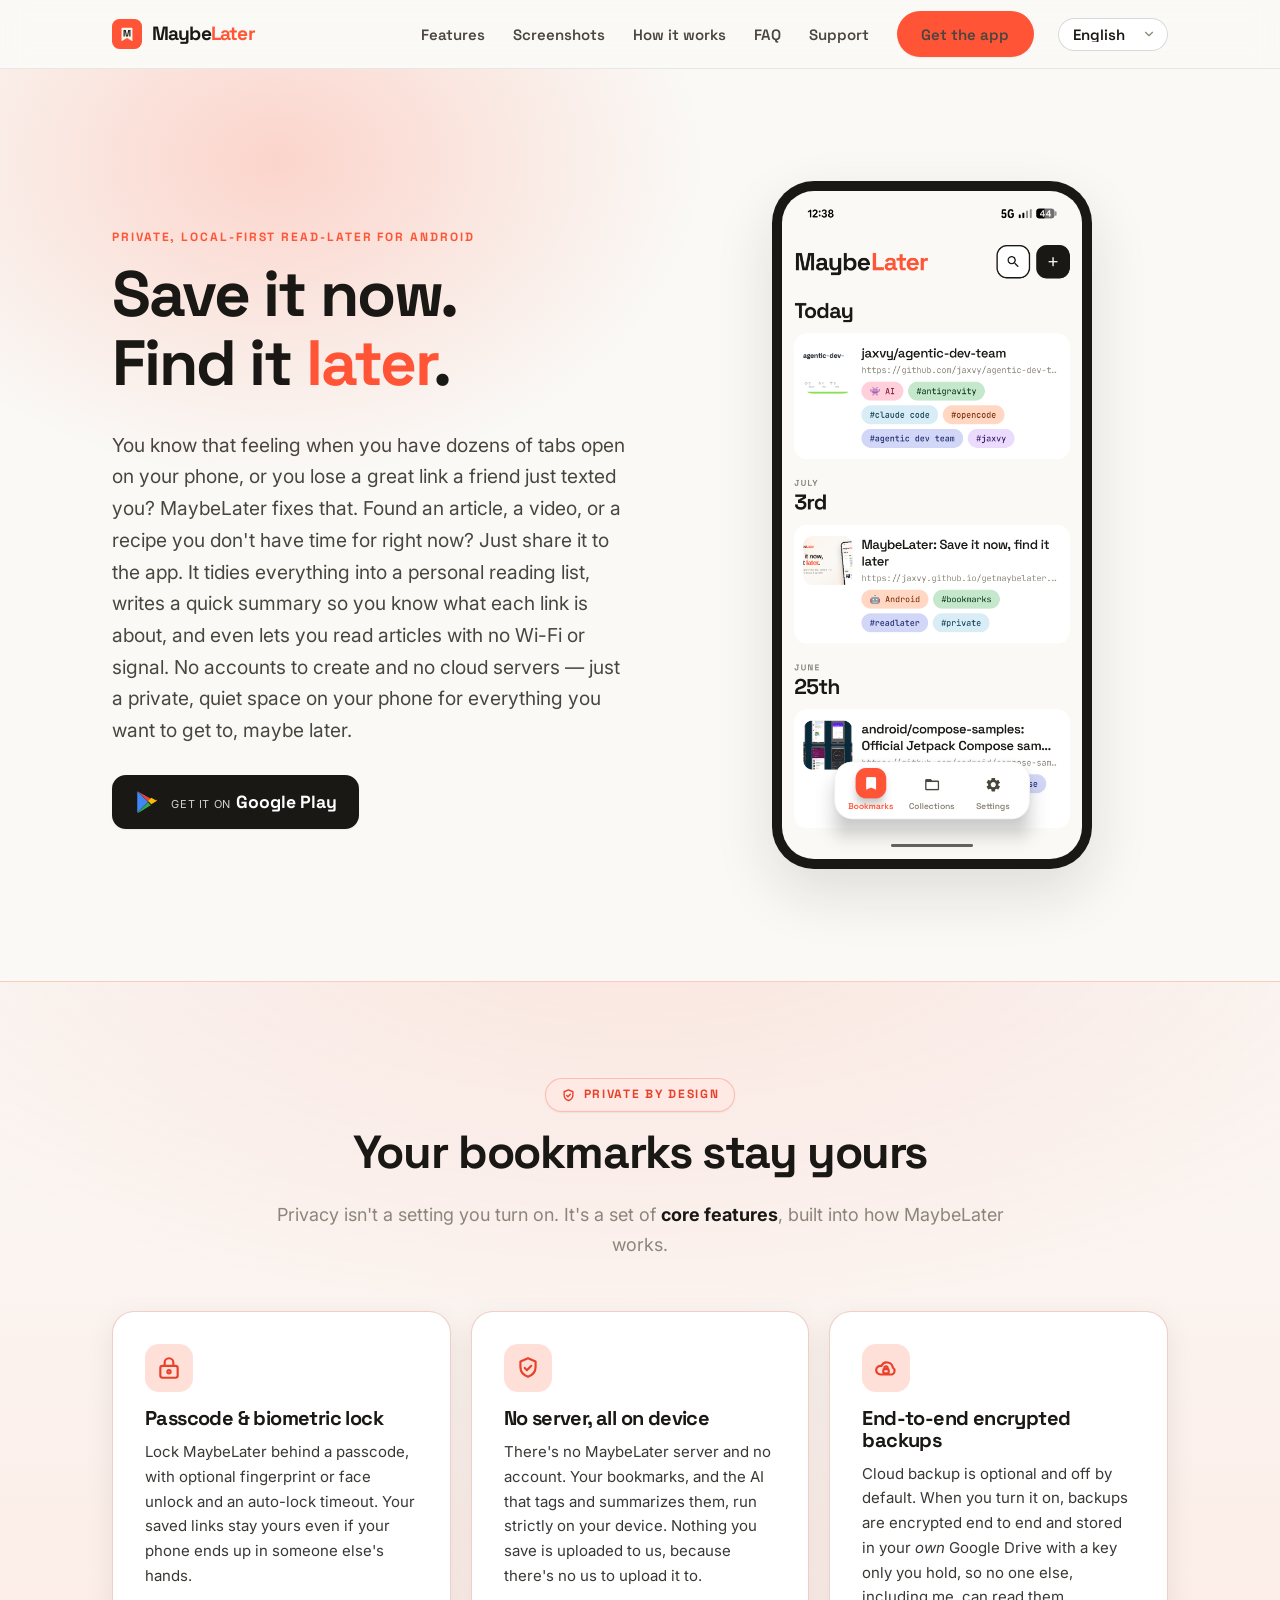
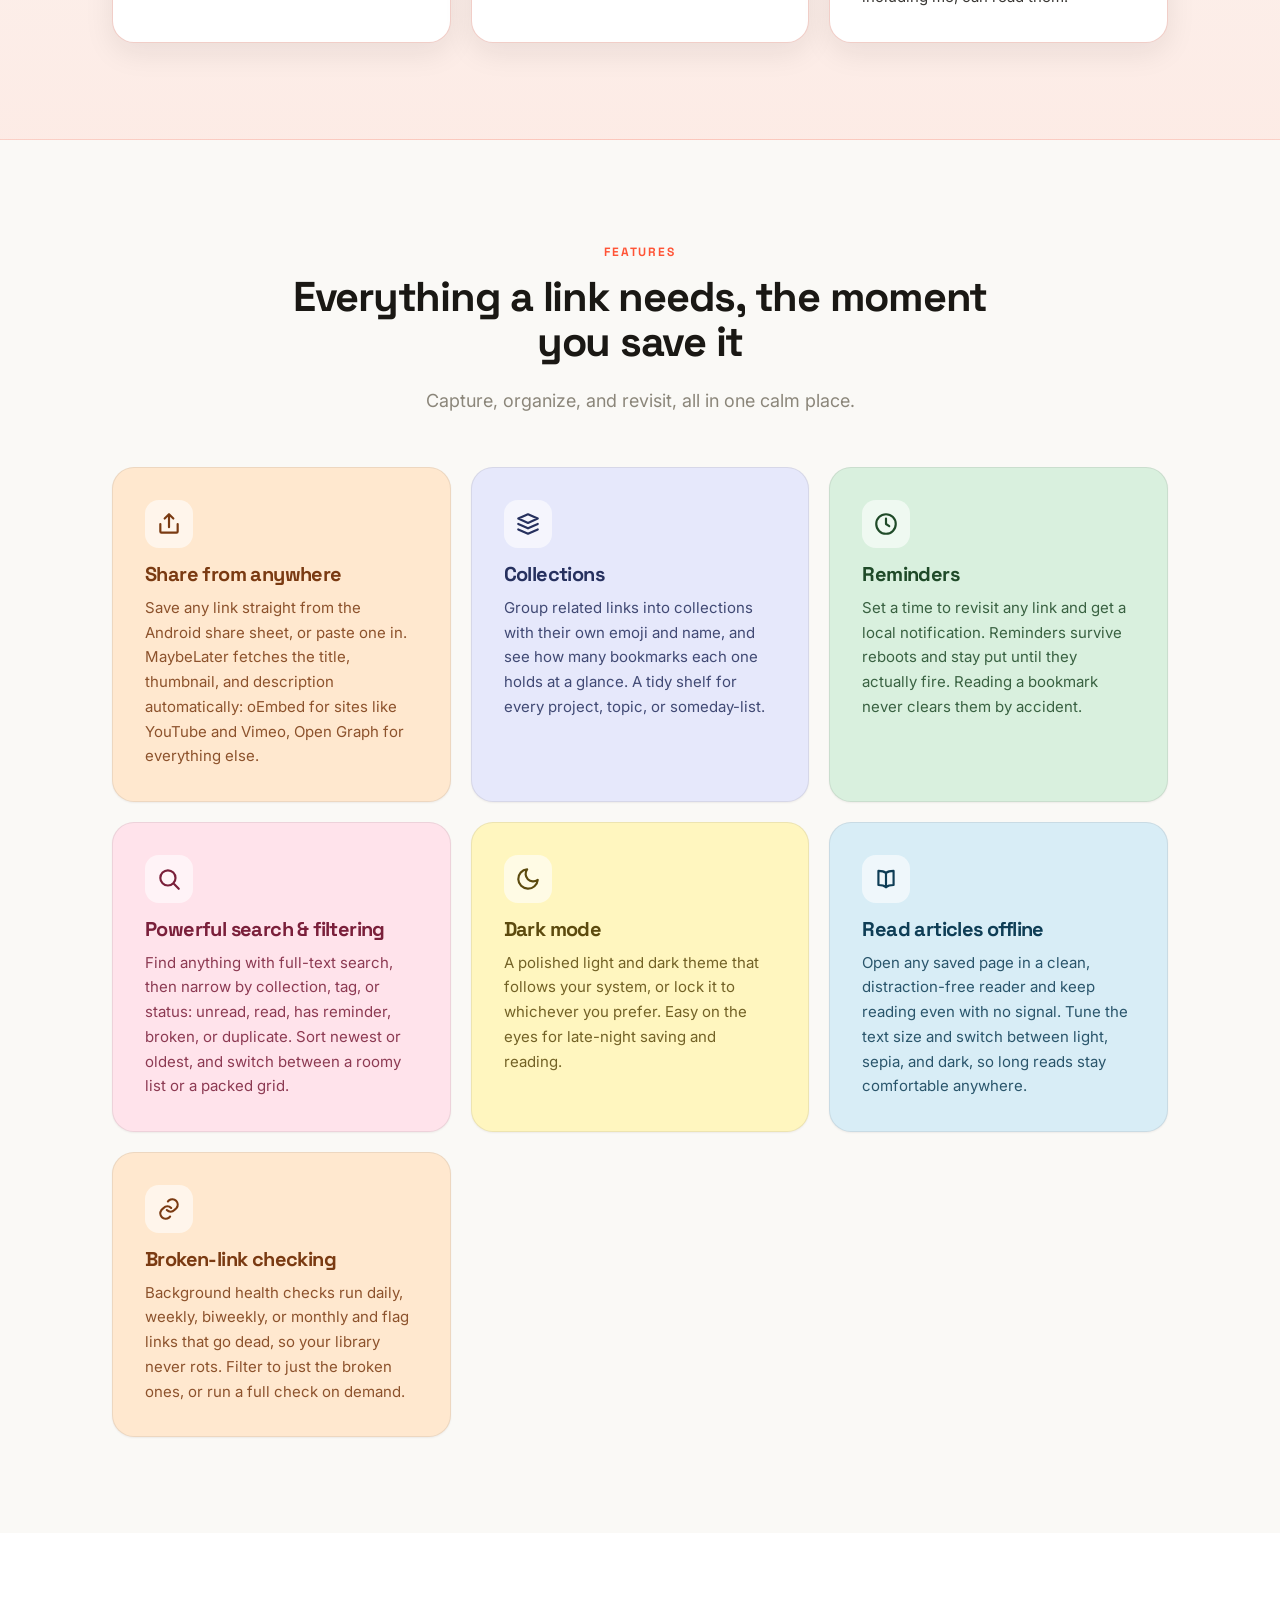
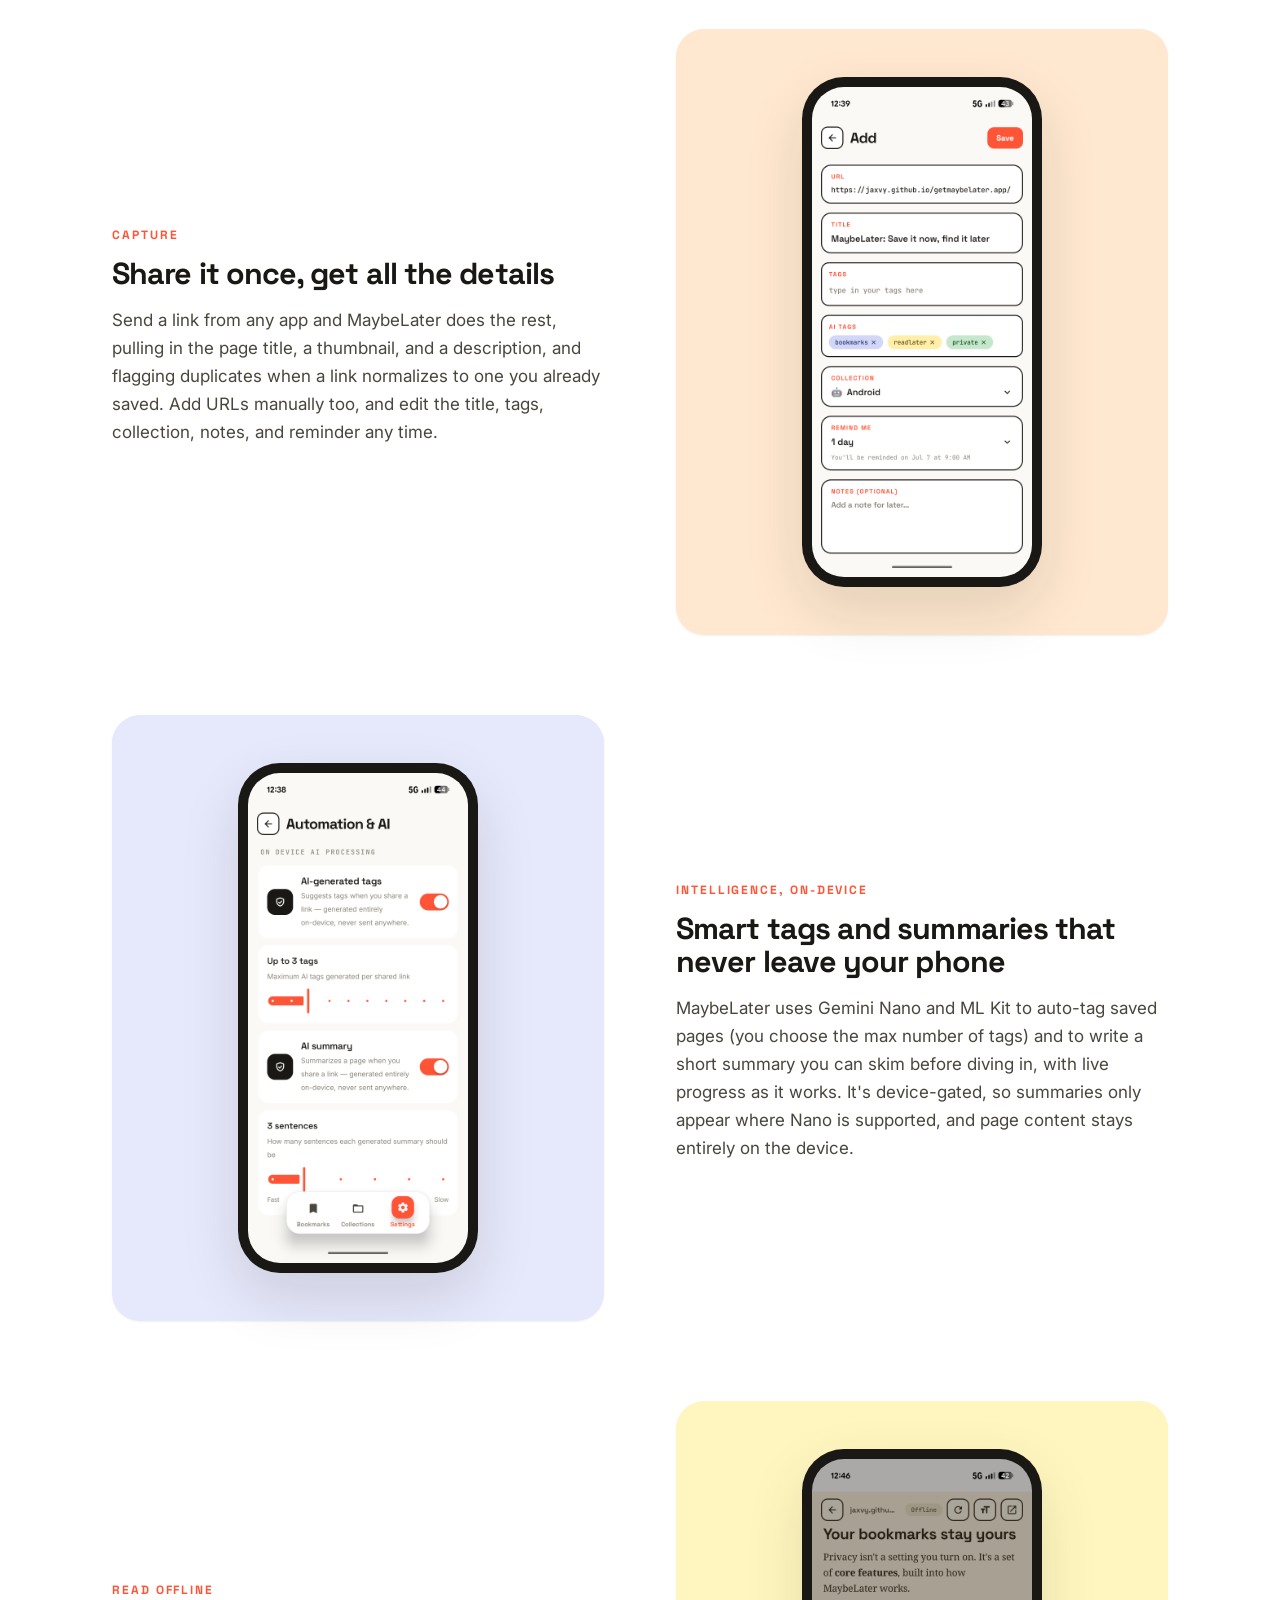
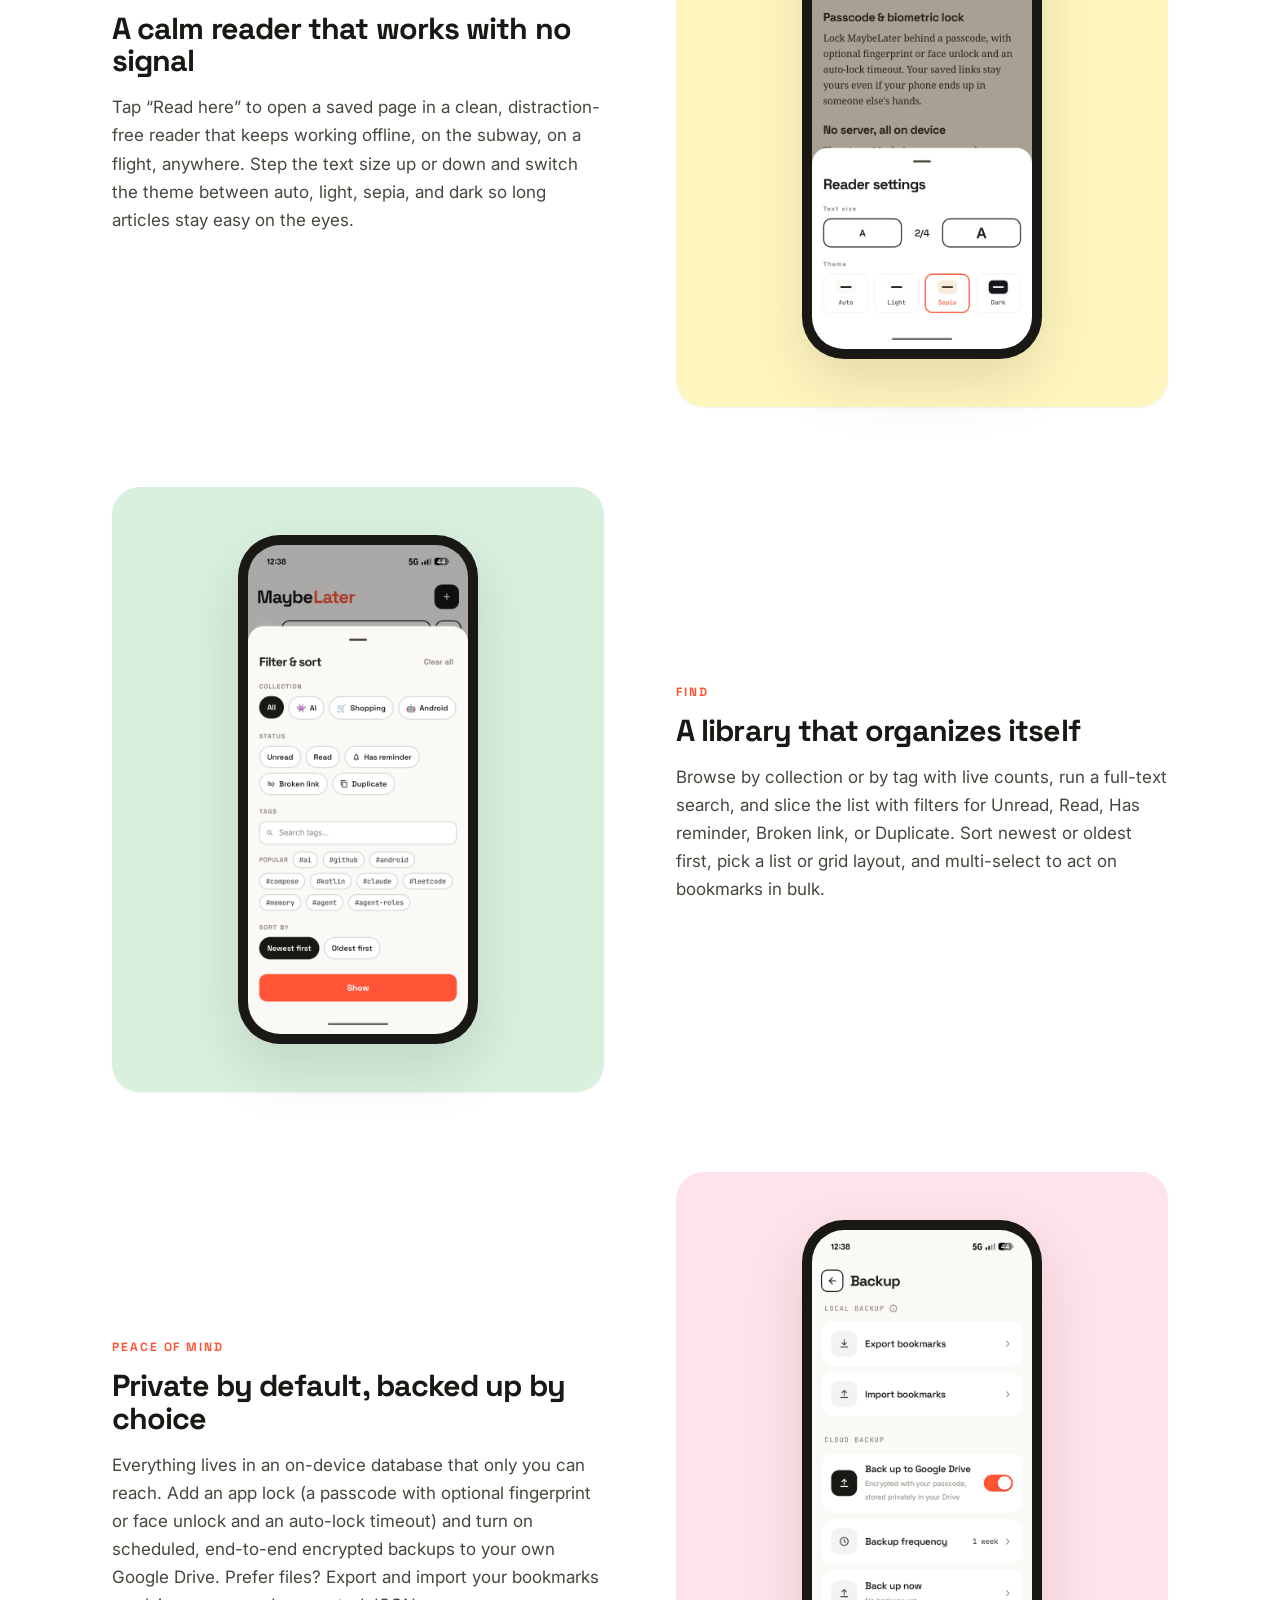
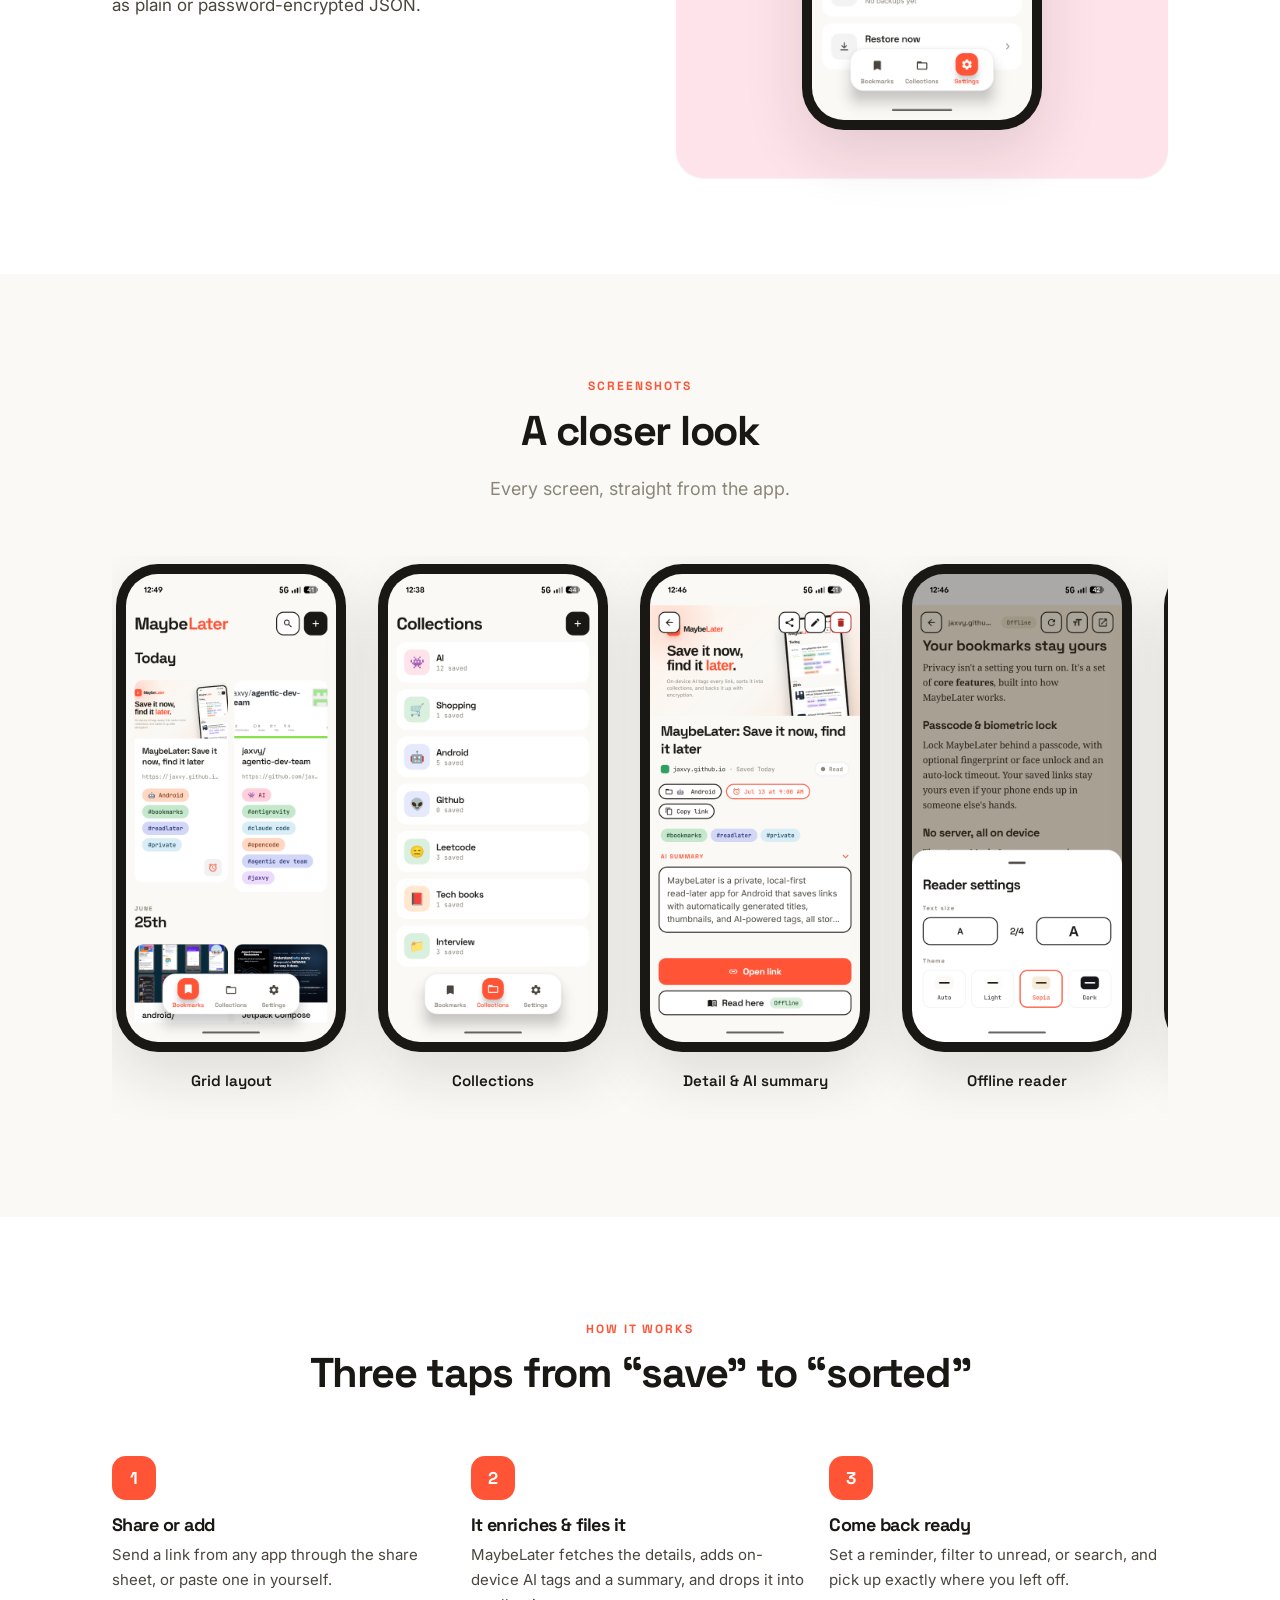
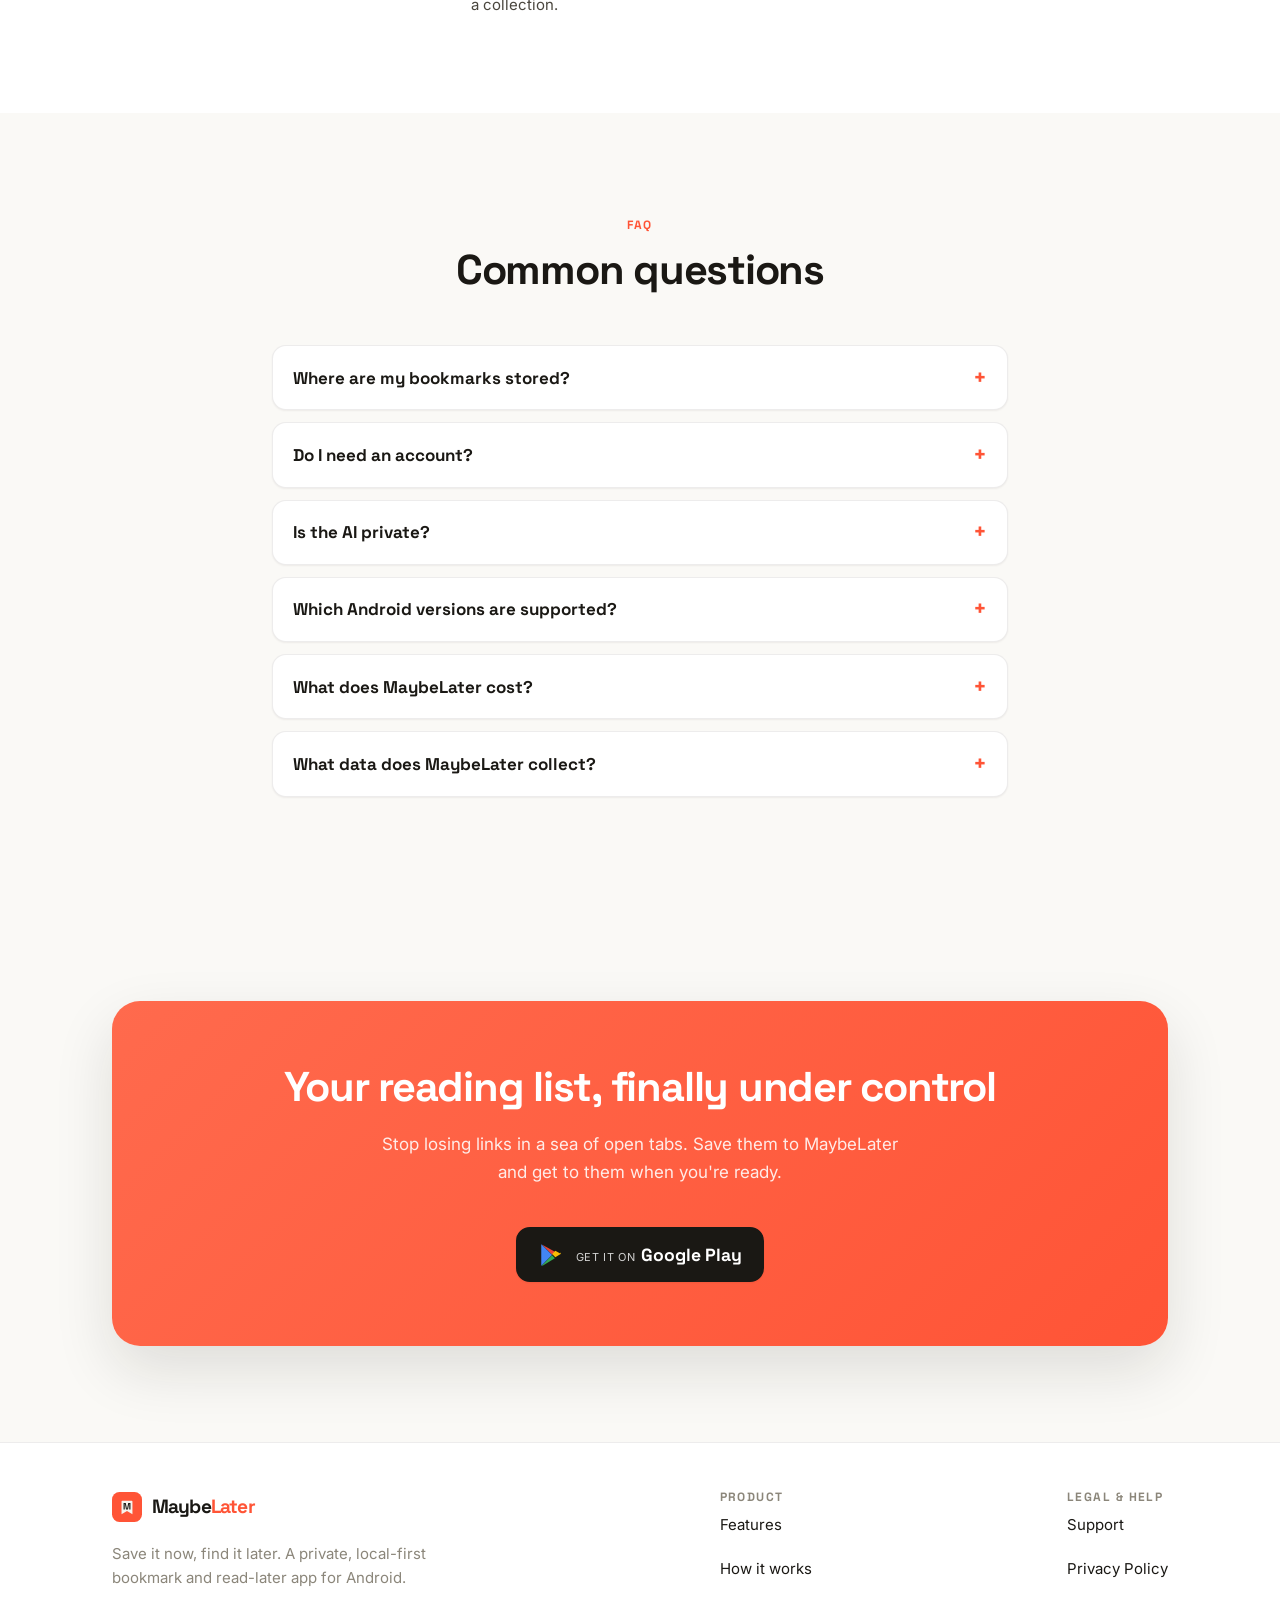
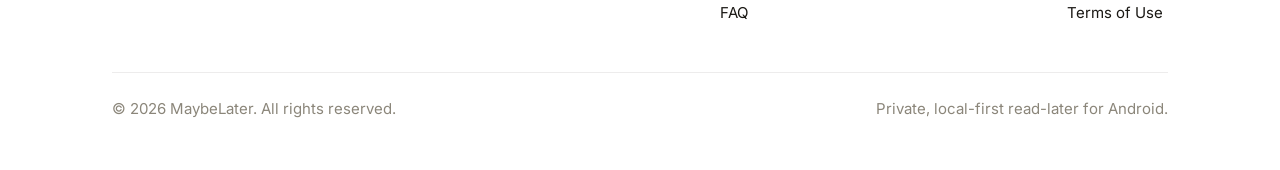
<file: index.html>
<!doctype html>
<meta charset="utf-8">
<meta name="viewport" content="width=device-width, initial-scale=1">
<title data-i18n="doc.title">MaybeLater: Save it now, find it later</title>
<meta name="description" content="MaybeLater is a private, on-device bookmark and read-later app for Android. Share any link and it saves, enriches, and tags itself with on-device AI. Passcode and biometric lock, no account, and end-to-end encrypted backups to your own Google Drive.">
<link rel="icon" href="assets/img/favicon.svg" type="image/svg+xml">
<link rel="apple-touch-icon" href="assets/img/favicon.svg">
<meta name="theme-color" content="#faf9f6">
<!-- Open Graph / social -->
<meta property="og:type" content="website">
<meta property="og:title" content="MaybeLater: Save it now, find it later">
<meta property="og:description" content="A private, on-device bookmark app for Android. Share a link and it saves, enriches, and organizes itself, with on-device AI, a passcode and biometric lock, and end-to-end encrypted backups.">
<meta property="og:image" content="assets/img/og-image.png">
<meta property="og:image:width" content="1200">
<meta property="og:image:height" content="630">
<meta property="og:image:alt" content="MaybeLater: Save it now, find it later">
<meta name="twitter:card" content="summary_large_image">
<link rel="preconnect" href="https://fonts.googleapis.com">
<link rel="preconnect" href="https://fonts.gstatic.com" crossorigin>
<link rel="stylesheet" href="https://fonts.googleapis.com/css2?family=Inter:wght@400;500;600;700&family=JetBrains+Mono:wght@400;500&family=Space+Grotesk:wght@500;600;700&display=swap">
<link rel="stylesheet" href="assets/css/styles.css">
<script src="assets/js/i18n.js" defer></script>
<script src="assets/js/main.js" defer></script>

<a class="skip-link" href="#main">Skip to content</a>

<!-- ============================ Header ============================ -->
<header class="site-header">
  <div class="container">
    <nav class="nav" data-nav aria-label="Primary">
      <a class="brand" href="./">
        <img class="brand__mark" src="assets/img/logo.svg" alt="" width="30" height="30">
        <span>Maybe<span class="brand__later">Later</span></span>
      </a>
      <div class="nav__right">
        <ul class="nav__links" id="nav-links">
          <li><a href="#privacy" data-i18n="nav.features">Features</a></li>
          <li><a href="#screens" data-i18n="nav.screens">Screenshots</a></li>
          <li><a href="#how" data-i18n="nav.how">How it works</a></li>
          <li><a href="#faq" data-i18n="nav.faq">FAQ</a></li>
          <li><a href="support.html" data-i18n="nav.support">Support</a></li>
          <li><a class="btn btn--primary" href="https://play.google.com/store/apps/details?id=com.jaxvy.maybelater" data-i18n="nav.get">Get the app</a></li>
        </ul>
        <div class="lang">
          <select class="lang__select" data-lang-select aria-label="Select language" data-i18n-aria="ui.lang">
            <option value="en">English</option>
            <option value="es">Español</option>
            <option value="fr">Français</option>
            <option value="de">Deutsch</option>
            <option value="it">Italiano</option>
            <option value="tr">Türkçe</option>
            <option value="ru">Русский</option>
            <option value="zh">中文</option>
            <option value="ja">日本語</option>
          </select>
          <svg class="lang__chev" viewBox="0 0 24 24" fill="none" stroke="currentColor" stroke-width="2" stroke-linecap="round" stroke-linejoin="round" aria-hidden="true"><path d="M6 9l6 6 6-6"/></svg>
        </div>
        <button class="nav__toggle" data-nav-toggle aria-label="Toggle menu" aria-expanded="false" aria-controls="nav-links">
          <svg viewBox="0 0 24 24" fill="none" stroke="currentColor" stroke-width="2" stroke-linecap="round"><path d="M4 6h16M4 12h16M4 18h16"/></svg>
        </button>
      </div>
    </nav>
  </div>
</header>

<main id="main">
  <!-- ============================ Hero ============================ -->
  <section class="hero">
    <div class="container">
      <div class="hero__grid">
        <div class="hero__copy">
          <span class="eyebrow" data-i18n="hero.eyebrow">Private, local-first read-later for Android</span>
          <h1 data-i18n-html="hero.title">Save it now.<br>Find it <span class="accent">later</span>.</h1>
          <p class="hero__lead" data-i18n="hero.lead">You know that feeling when you have dozens of tabs open on your phone, or you lose a great link a friend just texted you? MaybeLater fixes that. Found an article, a video, or a recipe you don't have time for right now? Just share it to the app. It tidies everything into a personal reading list, writes a quick summary so you know what each link is about, and even lets you read articles with no Wi-Fi or signal. No accounts to create and no cloud servers — just a private, quiet space on your phone for everything you want to get to, maybe later.</p>
          <div class="hero__cta">
            <a class="badge-play" href="https://play.google.com/store/apps/details?id=com.jaxvy.maybelater" aria-label="Get MaybeLater on Google Play" data-i18n-aria="badge.aria">
              <svg viewBox="0 0 24 24" aria-hidden="true"><path fill="#EA4335" d="M3.6 2.3 13 11.7l2.6-2.6z"/><path fill="#4285F4" d="M3.1 2.1C3 2.3 3 2.6 3 2.9v18.2c0 .3 0 .6.1.8L13 12z"/><path fill="#34A853" d="M3.6 21.7 13 12.3l2.6 2.6-11 6.9c-.4.2-.7.1-1-.1z"/><path fill="#FBBC04" d="M20.5 10.6 16 8l-3 3 3 3 4.5-2.6c.8-.5.8-1.3 0-1.8z"/></svg>
              <span>
                <span class="badge-play__sub" data-i18n="badge.sub">Get it on</span>
                <span class="badge-play__main">Google Play</span>
              </span>
            </a>
          </div>
        </div>

        <div class="hero__media">
          <div class="device device--hero">
            <img src="assets/img/screens/bookmarks-list.png" width="1080" height="2404"
                 alt="The MaybeLater bookmarks list, grouped by date. Each saved link shows its title, URL, color-coded tags, a collection, and a reminder.">
          </div>
        </div>
      </div>
    </div>
  </section>

  <!-- ============================ Privacy highlights ============================ -->
  <section class="section section--spotlight" id="privacy">
    <div class="container">
      <div class="section__head">
        <span class="spotlight-badge"><svg viewBox="0 0 24 24" fill="none" stroke="currentColor" stroke-width="2.2" stroke-linecap="round" stroke-linejoin="round"><path d="M12 3l7 3v5c0 4.2-2.9 7.5-7 9-4.1-1.5-7-4.8-7-9V6z"/><path d="M9 12l2 2 4-4"/></svg><span data-i18n="privacy.badge">Private by design</span></span>
        <h2 data-i18n="privacy.h2">Your bookmarks stay yours</h2>
        <p data-i18n-html="privacy.lead">Privacy isn't a setting you turn on. It's a set of <strong>core features</strong>, built into how MaybeLater works.</p>
      </div>
      <div class="grid grid--privacy">
        <article class="card card--privacy">
          <div class="card__icon"><svg viewBox="0 0 24 24" fill="none" stroke="currentColor" stroke-width="2" stroke-linecap="round" stroke-linejoin="round"><rect x="4" y="10" width="16" height="11" rx="2"/><path d="M8 10V7a4 4 0 0 1 8 0v3"/><circle cx="12" cy="15.5" r="1.5"/></svg></div>
          <h3 data-i18n="privacy.c1.h3">Passcode &amp; biometric lock</h3>
          <p data-i18n="privacy.c1.p">Lock MaybeLater behind a passcode, with optional fingerprint or face unlock and an auto-lock timeout. Your saved links stay yours even if your phone ends up in someone else's hands.</p>
        </article>
        <article class="card card--privacy">
          <div class="card__icon"><svg viewBox="0 0 24 24" fill="none" stroke="currentColor" stroke-width="2" stroke-linecap="round" stroke-linejoin="round"><path d="M12 3l7 3v5c0 4.2-2.9 7.5-7 9-4.1-1.5-7-4.8-7-9V6z"/><path d="M9 12l2 2 4-4"/></svg></div>
          <h3 data-i18n="privacy.c2.h3">No server, all on device</h3>
          <p data-i18n="privacy.c2.p">There's no MaybeLater server and no account. Your bookmarks, and the AI that tags and summarizes them, run strictly on your device. Nothing you save is uploaded to us, because there's no us to upload it to.</p>
        </article>
        <article class="card card--privacy">
          <div class="card__icon"><svg viewBox="0 0 24 24" fill="none" stroke="currentColor" stroke-width="2" stroke-linecap="round" stroke-linejoin="round"><path d="M7 18a4 4 0 1 1 .8-7.9 5.5 5.5 0 0 1 10.5 1.6A3.5 3.5 0 0 1 17.5 18z"/><rect x="9.5" y="13" width="5" height="4" rx="1"/><path d="M10.5 13v-1a1.5 1.5 0 0 1 3 0v1"/></svg></div>
          <h3 data-i18n="privacy.c3.h3">End-to-end encrypted backups</h3>
          <p data-i18n-html="privacy.c3.p">Cloud backup is optional and off by default. When you turn it on, backups are encrypted end to end and stored in your <em>own</em> Google Drive with a key only you hold, so no one else, including me, can read them.</p>
        </article>
      </div>
    </div>
  </section>

  <!-- ============================ Feature cards ============================ -->
  <section class="section" id="features">
    <div class="container">
      <div class="section__head">
        <span class="eyebrow" data-i18n="features.eyebrow">Features</span>
        <h2 data-i18n="features.h2">Everything a link needs, the moment you save it</h2>
        <p data-i18n="features.lead">Capture, organize, and revisit, all in one calm place.</p>
      </div>
      <div class="grid grid--feature">
        <article class="card">
          <div class="card__icon"><svg viewBox="0 0 24 24" fill="none" stroke="currentColor" stroke-width="2" stroke-linecap="round" stroke-linejoin="round"><path d="M4 12v7a1 1 0 0 0 1 1h14a1 1 0 0 0 1-1v-7"/><path d="M12 15V3M8 7l4-4 4 4"/></svg></div>
          <h3 data-i18n="feat.1.h3">Share from anywhere</h3>
          <p data-i18n="feat.1.p">Save any link straight from the Android share sheet, or paste one in. MaybeLater fetches the title, thumbnail, and description automatically: oEmbed for sites like YouTube and Vimeo, Open Graph for everything else.</p>
        </article>
        <article class="card">
          <div class="card__icon"><svg viewBox="0 0 24 24" fill="none" stroke="currentColor" stroke-width="2" stroke-linecap="round" stroke-linejoin="round"><path d="M3 7l9-4 9 4-9 4z"/><path d="M3 12l9 4 9-4M3 17l9 4 9-4"/></svg></div>
          <h3 data-i18n="feat.2.h3">Collections</h3>
          <p data-i18n="feat.2.p">Group related links into collections with their own emoji and name, and see how many bookmarks each one holds at a glance. A tidy shelf for every project, topic, or someday-list.</p>
        </article>
        <article class="card">
          <div class="card__icon"><svg viewBox="0 0 24 24" fill="none" stroke="currentColor" stroke-width="2" stroke-linecap="round" stroke-linejoin="round"><circle cx="12" cy="12" r="9"/><path d="M12 7v5l3 2"/></svg></div>
          <h3 data-i18n="feat.3.h3">Reminders</h3>
          <p data-i18n="feat.3.p">Set a time to revisit any link and get a local notification. Reminders survive reboots and stay put until they actually fire. Reading a bookmark never clears them by accident.</p>
        </article>
        <article class="card">
          <div class="card__icon"><svg viewBox="0 0 24 24" fill="none" stroke="currentColor" stroke-width="2" stroke-linecap="round" stroke-linejoin="round"><circle cx="11" cy="11" r="7"/><path d="M21 21l-4.3-4.3"/></svg></div>
          <h3 data-i18n="feat.4.h3">Powerful search &amp; filtering</h3>
          <p data-i18n="feat.4.p">Find anything with full-text search, then narrow by collection, tag, or status: unread, read, has reminder, broken, or duplicate. Sort newest or oldest, and switch between a roomy list or a packed grid.</p>
        </article>
        <article class="card">
          <div class="card__icon"><svg viewBox="0 0 24 24" fill="none" stroke="currentColor" stroke-width="2" stroke-linecap="round" stroke-linejoin="round"><path d="M21 12.8A9 9 0 1 1 11.2 3a7 7 0 0 0 9.8 9.8z"/></svg></div>
          <h3 data-i18n="feat.5.h3">Dark mode</h3>
          <p data-i18n="feat.5.p">A polished light and dark theme that follows your system, or lock it to whichever you prefer. Easy on the eyes for late-night saving and reading.</p>
        </article>
        <article class="card">
          <div class="card__icon"><svg viewBox="0 0 24 24" fill="none" stroke="currentColor" stroke-width="2" stroke-linecap="round" stroke-linejoin="round"><path d="M12 6.5C10.4 5.1 8 4.5 5 4.5v13c3 0 5.4.6 7 2 1.6-1.4 4-2 7-2v-13c-3 0-5.4.6-7 2z"/><path d="M12 6.5v13"/></svg></div>
          <h3 data-i18n="feat.6.h3">Read articles offline</h3>
          <p data-i18n="feat.6.p">Open any saved page in a clean, distraction-free reader and keep reading even with no signal. Tune the text size and switch between light, sepia, and dark, so long reads stay comfortable anywhere.</p>
        </article>
        <article class="card">
          <div class="card__icon"><svg viewBox="0 0 24 24" fill="none" stroke="currentColor" stroke-width="2" stroke-linecap="round" stroke-linejoin="round"><path d="M10 13a5 5 0 0 0 7 0l2-2a5 5 0 0 0-7-7l-1 1"/><path d="M14 11a5 5 0 0 0-7 0l-2 2a5 5 0 0 0 7 7l1-1"/></svg></div>
          <h3 data-i18n="feat.7.h3">Broken-link checking</h3>
          <p data-i18n="feat.7.p">Background health checks run daily, weekly, biweekly, or monthly and flag links that go dead, so your library never rots. Filter to just the broken ones, or run a full check on demand.</p>
        </article>
      </div>
    </div>
  </section>

  <!-- ============================ Alternating rows ============================ -->
  <section class="section section--subtle">
    <div class="container">
      <div class="feature-row">
        <div class="feature-row__copy">
          <span class="eyebrow" data-i18n="row.1.eyebrow">Capture</span>
          <h3 data-i18n="row.1.h3">Share it once, get all the details</h3>
          <p data-i18n="row.1.p">Send a link from any app and MaybeLater does the rest, pulling in the page title, a thumbnail, and a description, and flagging duplicates when a link normalizes to one you already saved. Add URLs manually too, and edit the title, tags, collection, notes, and reminder any time.</p>
        </div>
        <div class="feature-row__media feature-row__media--peach">
          <div class="device"><img src="assets/img/screens/add.png" loading="lazy" width="1080" height="2404" alt="The Add screen with fields for URL, title, tags, AI-generated tags, an AI summary, a collection, and a reminder."></div>
        </div>
      </div>
      <div class="feature-row">
        <div class="feature-row__copy">
          <span class="eyebrow" data-i18n="row.2.eyebrow">Intelligence, on-device</span>
          <h3 data-i18n="row.2.h3">Smart tags and summaries that never leave your phone</h3>
          <p data-i18n="row.2.p">MaybeLater uses Gemini Nano and ML Kit to auto-tag saved pages (you choose the max number of tags) and to write a short summary you can skim before diving in, with live progress as it works. It's device-gated, so summaries only appear where Nano is supported, and page content stays entirely on the device.</p>
        </div>
        <div class="feature-row__media feature-row__media--peri">
          <div class="device"><img src="assets/img/screens/automation-ai.png" loading="lazy" width="1080" height="2404" alt="The Automation & AI settings: on-device AI-generated tags, a slider to cap the number of tags, and an AI summary toggle."></div>
        </div>
      </div>
      <div class="feature-row">
        <div class="feature-row__copy">
          <span class="eyebrow" data-i18n="row.3.eyebrow">Read offline</span>
          <h3 data-i18n="row.3.h3">A calm reader that works with no signal</h3>
          <p data-i18n="row.3.p">Tap “Read here” to open a saved page in a clean, distraction-free reader that keeps working offline, on the subway, on a flight, anywhere. Step the text size up or down and switch the theme between auto, light, sepia, and dark so long articles stay easy on the eyes.</p>
        </div>
        <div class="feature-row__media feature-row__media--butter">
          <div class="device"><img src="assets/img/screens/reader-offline.png" loading="lazy" width="1080" height="2404" alt="A saved article open in MaybeLater's offline reader with an Offline badge, and Reader settings for text size and a light, sepia, or dark theme."></div>
        </div>
      </div>
      <div class="feature-row">
        <div class="feature-row__copy">
          <span class="eyebrow" data-i18n="row.4.eyebrow">Find</span>
          <h3 data-i18n="row.4.h3">A library that organizes itself</h3>
          <p data-i18n="row.4.p">Browse by collection or by tag with live counts, run a full-text search, and slice the list with filters for Unread, Read, Has reminder, Broken link, or Duplicate. Sort newest or oldest first, pick a list or grid layout, and multi-select to act on bookmarks in bulk.</p>
        </div>
        <div class="feature-row__media feature-row__media--mint">
          <div class="device"><img src="assets/img/screens/filter-sort.png" loading="lazy" width="1080" height="2404" alt="The Filter & sort sheet with chips for collection, status filters, a tag search, popular tags, and newest or oldest sort order."></div>
        </div>
      </div>
      <div class="feature-row">
        <div class="feature-row__copy">
          <span class="eyebrow" data-i18n="row.5.eyebrow">Peace of mind</span>
          <h3 data-i18n="row.5.h3">Private by default, backed up by choice</h3>
          <p data-i18n="row.5.p">Everything lives in an on-device database that only you can reach. Add an app lock (a passcode with optional fingerprint or face unlock and an auto-lock timeout) and turn on scheduled, end-to-end encrypted backups to your own Google Drive. Prefer files? Export and import your bookmarks as plain or password-encrypted JSON.</p>
        </div>
        <div class="feature-row__media feature-row__media--blush">
          <div class="device"><img src="assets/img/screens/backup.png" loading="lazy" width="1080" height="2404" alt="The Backup screen: export and import bookmarks locally, plus scheduled end-to-end encrypted backup to your own Google Drive."></div>
        </div>
      </div>
    </div>
  </section>

  <!-- ============================ Screenshots ============================ -->
  <section class="section" id="screens">
    <div class="container">
      <div class="section__head">
        <span class="eyebrow" data-i18n="screens.eyebrow">Screenshots</span>
        <h2 data-i18n="screens.h2">A closer look</h2>
        <p data-i18n="screens.lead">Every screen, straight from the app.</p>
      </div>
      <div class="shots" role="list">
        <figure class="shot" role="listitem">
          <div class="device"><img src="assets/img/screens/bookmarks-grid.png" loading="lazy" width="1080" height="2404" alt="Bookmarks in a two-column grid, each card showing a thumbnail, title, URL, and tags."></div>
          <figcaption data-i18n="cap.1">Grid layout</figcaption>
        </figure>
        <figure class="shot" role="listitem">
          <div class="device"><img src="assets/img/screens/collections.png" loading="lazy" width="1080" height="2404" alt="The Collections list, each collection showing an emoji, a name, and how many bookmarks it holds."></div>
          <figcaption data-i18n="cap.2">Collections</figcaption>
        </figure>
        <figure class="shot" role="listitem">
          <div class="device"><img src="assets/img/screens/detail-summary.png" loading="lazy" width="1080" height="2404" alt="A bookmark's detail view with a rich link preview, its collection and reminder, tags, an on-device AI summary, and a Read here button for offline reading."></div>
          <figcaption data-i18n="cap.3">Detail &amp; AI summary</figcaption>
        </figure>
        <figure class="shot" role="listitem">
          <div class="device"><img src="assets/img/screens/reader-offline.png" loading="lazy" width="1080" height="2404" alt="A saved article open in the offline reader with an Offline badge, plus Reader settings for text size and a light, sepia, or dark theme."></div>
          <figcaption data-i18n="cap.4">Offline reader</figcaption>
        </figure>
        <figure class="shot" role="listitem">
          <div class="device"><img src="assets/img/screens/appearance-dark.png" loading="lazy" width="1080" height="2404" alt="The Appearance settings with a Theme picker set to Dark, offering Light, Dark, and System options."></div>
          <figcaption data-i18n="cap.5">Dark mode</figcaption>
        </figure>
        <figure class="shot" role="listitem">
          <div class="device"><img src="assets/img/screens/automation-links.png" loading="lazy" width="1080" height="2404" alt="Automation settings for automatic link checks with a check frequency and a check-now action."></div>
          <figcaption data-i18n="cap.6">Link-health checks</figcaption>
        </figure>
        <figure class="shot" role="listitem">
          <div class="device"><img src="assets/img/screens/security.png" loading="lazy" width="1080" height="2404" alt="The Security screen: a passcode toggle, change passcode, biometric unlock, and an auto-lock timeout."></div>
          <figcaption data-i18n="cap.7">App lock &amp; biometrics</figcaption>
        </figure>
      </div>
    </div>
  </section>

  <!-- ============================ How it works ============================ -->
  <section class="section section--subtle" id="how">
    <div class="container">
      <div class="section__head">
        <span class="eyebrow" data-i18n="how.eyebrow">How it works</span>
        <h2 data-i18n="how.h2">Three taps from “save” to “sorted”</h2>
      </div>
      <div class="steps">
        <div class="step">
          <div class="step__num">1</div>
          <h3 data-i18n="how.1.h3">Share or add</h3>
          <p data-i18n="how.1.p">Send a link from any app through the share sheet, or paste one in yourself.</p>
        </div>
        <div class="step">
          <div class="step__num">2</div>
          <h3 data-i18n="how.2.h3">It enriches &amp; files it</h3>
          <p data-i18n="how.2.p">MaybeLater fetches the details, adds on-device AI tags and a summary, and drops it into a collection.</p>
        </div>
        <div class="step">
          <div class="step__num">3</div>
          <h3 data-i18n="how.3.h3">Come back ready</h3>
          <p data-i18n="how.3.p">Set a reminder, filter to unread, or search, and pick up exactly where you left off.</p>
        </div>
      </div>
    </div>
  </section>

  <!-- ============================ FAQ ============================ -->
  <section class="section" id="faq">
    <div class="container">
      <div class="section__head">
        <span class="eyebrow" data-i18n="faq.eyebrow">FAQ</span>
        <h2 data-i18n="faq.h2">Common questions</h2>
      </div>
      <div class="faq">
        <details>
          <summary data-i18n="faq.q1">Where are my bookmarks stored?</summary>
          <p data-i18n="faq.a1">On your device. Every bookmark lives in an on-device database, so browsing, editing, and searching all happen locally. The network is only used to fetch a page's metadata when you save it, run link-health checks, and (if you enable it) back up.</p>
        </details>
        <details>
          <summary data-i18n="faq.q2">Do I need an account?</summary>
          <p data-i18n-html="faq.a2">No. There's no MaybeLater account and no MaybeLater server. Cloud backup is entirely optional and, when enabled, saves end-to-end encrypted files to your <em>own</em> Google Drive.</p>
        </details>
        <details>
          <summary data-i18n="faq.q3">Is the AI private?</summary>
          <p data-i18n="faq.a3">Yes. Auto-tagging and summaries run on-device via Gemini Nano and ML Kit, so the content of the pages you save is never sent to an AI cloud service. On devices that don't support Nano, tagging falls back to a local heuristic and summaries simply aren't shown.</p>
        </details>
        <details>
          <summary data-i18n="faq.q4">Which Android versions are supported?</summary>
          <p data-i18n="faq.a4">Android 10 (API level 29) and newer, on phones and tablets.</p>
        </details>
        <details>
          <summary data-i18n="faq.q5">What does MaybeLater cost?</summary>
          <p data-i18n="faq.a5">MaybeLater is free. There are no in-app purchases and no subscriptions. Every feature, including on-device AI and encrypted backup to your own Google Drive, is included.</p>
        </details>
        <details>
          <summary data-i18n="faq.q6">What data does MaybeLater collect?</summary>
          <p data-i18n-html="faq.a6">Your bookmarks stay on your device. The app sends only anonymous, content-free usage analytics and crash reports (via Google Firebase), never your URLs, titles, notes, or content, and you can turn both off in Settings &rarr; Privacy. Full details are in the <a href="privacy.html">Privacy Policy</a>.</p>
        </details>
      </div>
    </div>
  </section>

  <!-- ============================ CTA band ============================ -->
  <section class="section">
    <div class="container">
      <div class="cta-band">
        <div class="cta-band__inner">
          <h2 data-i18n="cta.h2">Your reading list, finally under control</h2>
          <p data-i18n="cta.p">Stop losing links in a sea of open tabs. Save them to MaybeLater and get to them when you're ready.</p>
          <a class="badge-play" href="https://play.google.com/store/apps/details?id=com.jaxvy.maybelater" aria-label="Get MaybeLater on Google Play" data-i18n-aria="badge.aria">
            <svg viewBox="0 0 24 24" aria-hidden="true"><path fill="#EA4335" d="M3.6 2.3 13 11.7l2.6-2.6z"/><path fill="#4285F4" d="M3.1 2.1C3 2.3 3 2.6 3 2.9v18.2c0 .3 0 .6.1.8L13 12z"/><path fill="#34A853" d="M3.6 21.7 13 12.3l2.6 2.6-11 6.9c-.4.2-.7.1-1-.1z"/><path fill="#FBBC04" d="M20.5 10.6 16 8l-3 3 3 3 4.5-2.6c.8-.5.8-1.3 0-1.8z"/></svg>
            <span>
              <span class="badge-play__sub" data-i18n="badge.sub">Get it on</span>
              <span class="badge-play__main">Google Play</span>
            </span>
          </a>
        </div>
      </div>
    </div>
  </section>
</main>

<!-- ============================ Footer ============================ -->
<footer class="site-footer">
  <div class="container">
    <div class="footer__grid">
      <div class="footer__brand">
        <a class="brand" href="./">
          <img class="brand__mark" src="assets/img/logo.svg" alt="" width="30" height="30">
          <span>Maybe<span class="brand__later">Later</span></span>
        </a>
        <p data-i18n="footer.tagline">Save it now, find it later. A private, local-first bookmark and read-later app for Android.</p>
      </div>
      <div class="footer__col">
        <h4 data-i18n="footer.product">Product</h4>
        <ul class="stack">
          <li><a href="#privacy" data-i18n="nav.features">Features</a></li>
          <li><a href="#how" data-i18n="nav.how">How it works</a></li>
          <li><a href="#faq" data-i18n="nav.faq">FAQ</a></li>
        </ul>
      </div>
      <div class="footer__col">
        <h4 data-i18n="footer.legal">Legal &amp; help</h4>
        <ul class="stack">
          <li><a href="support.html" data-i18n="nav.support">Support</a></li>
          <li><a href="privacy.html" data-i18n="footer.privacy">Privacy Policy</a></li>
          <li><a href="terms.html" data-i18n="footer.terms">Terms of Use</a></li>
        </ul>
      </div>
    </div>
    <div class="footer__bottom">
      <span>&copy; <span data-year>2026</span> MaybeLater. <span data-i18n="footer.rights">All rights reserved.</span></span>
      <span data-i18n="footer.bottom">Private, local-first read-later for Android.</span>
    </div>
  </div>
</footer>
</file>
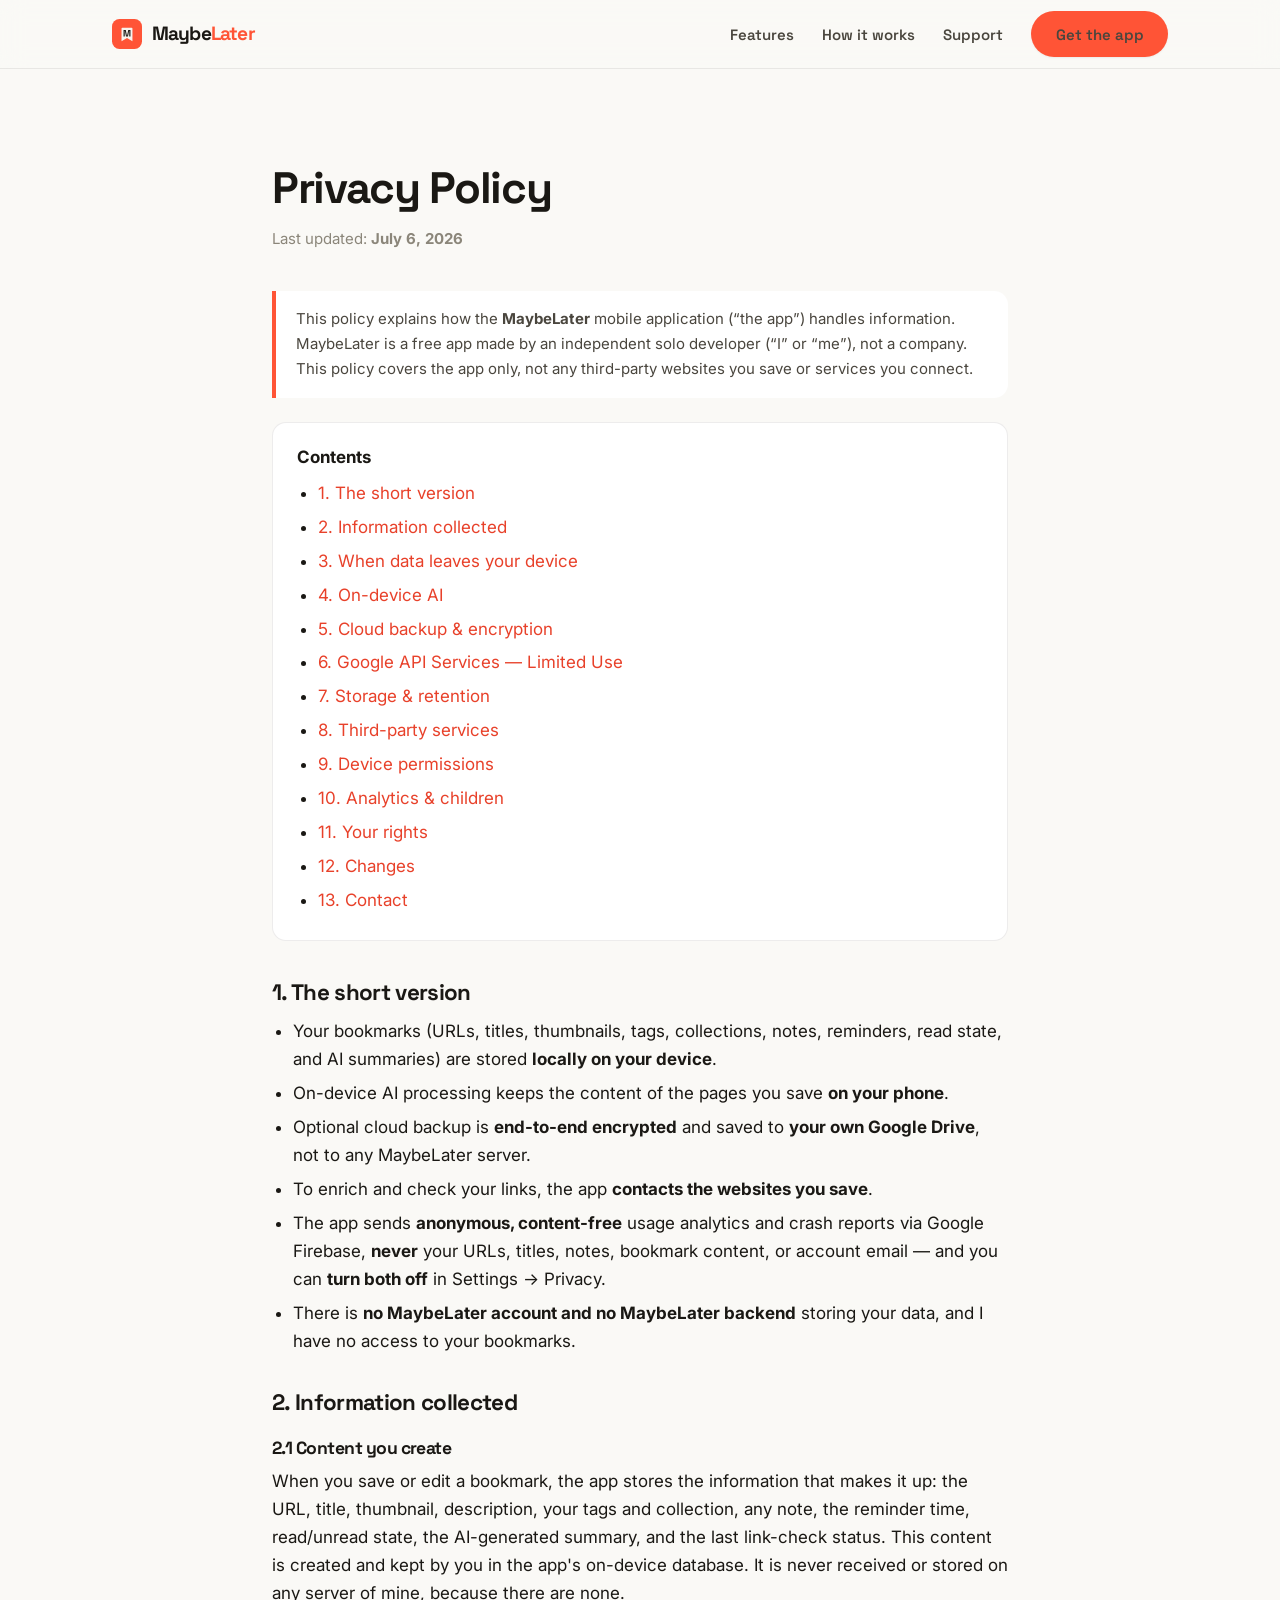
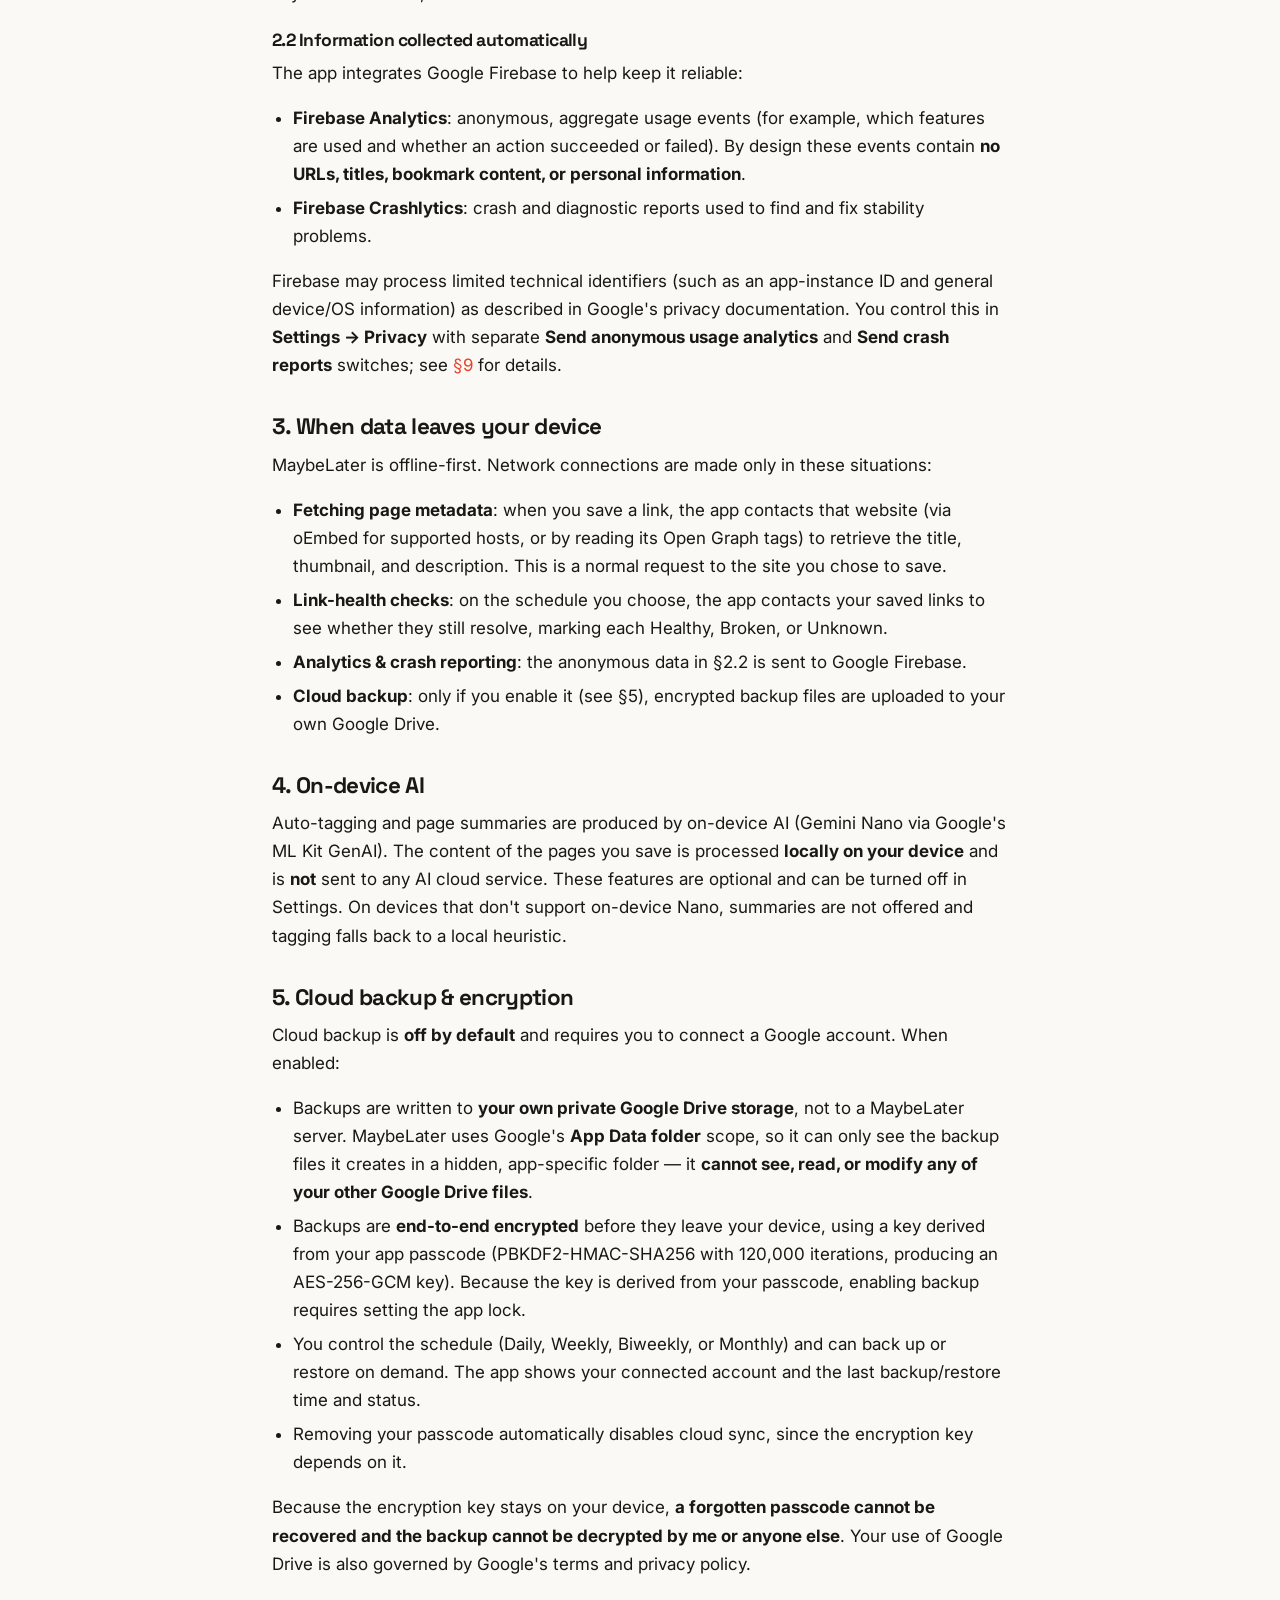
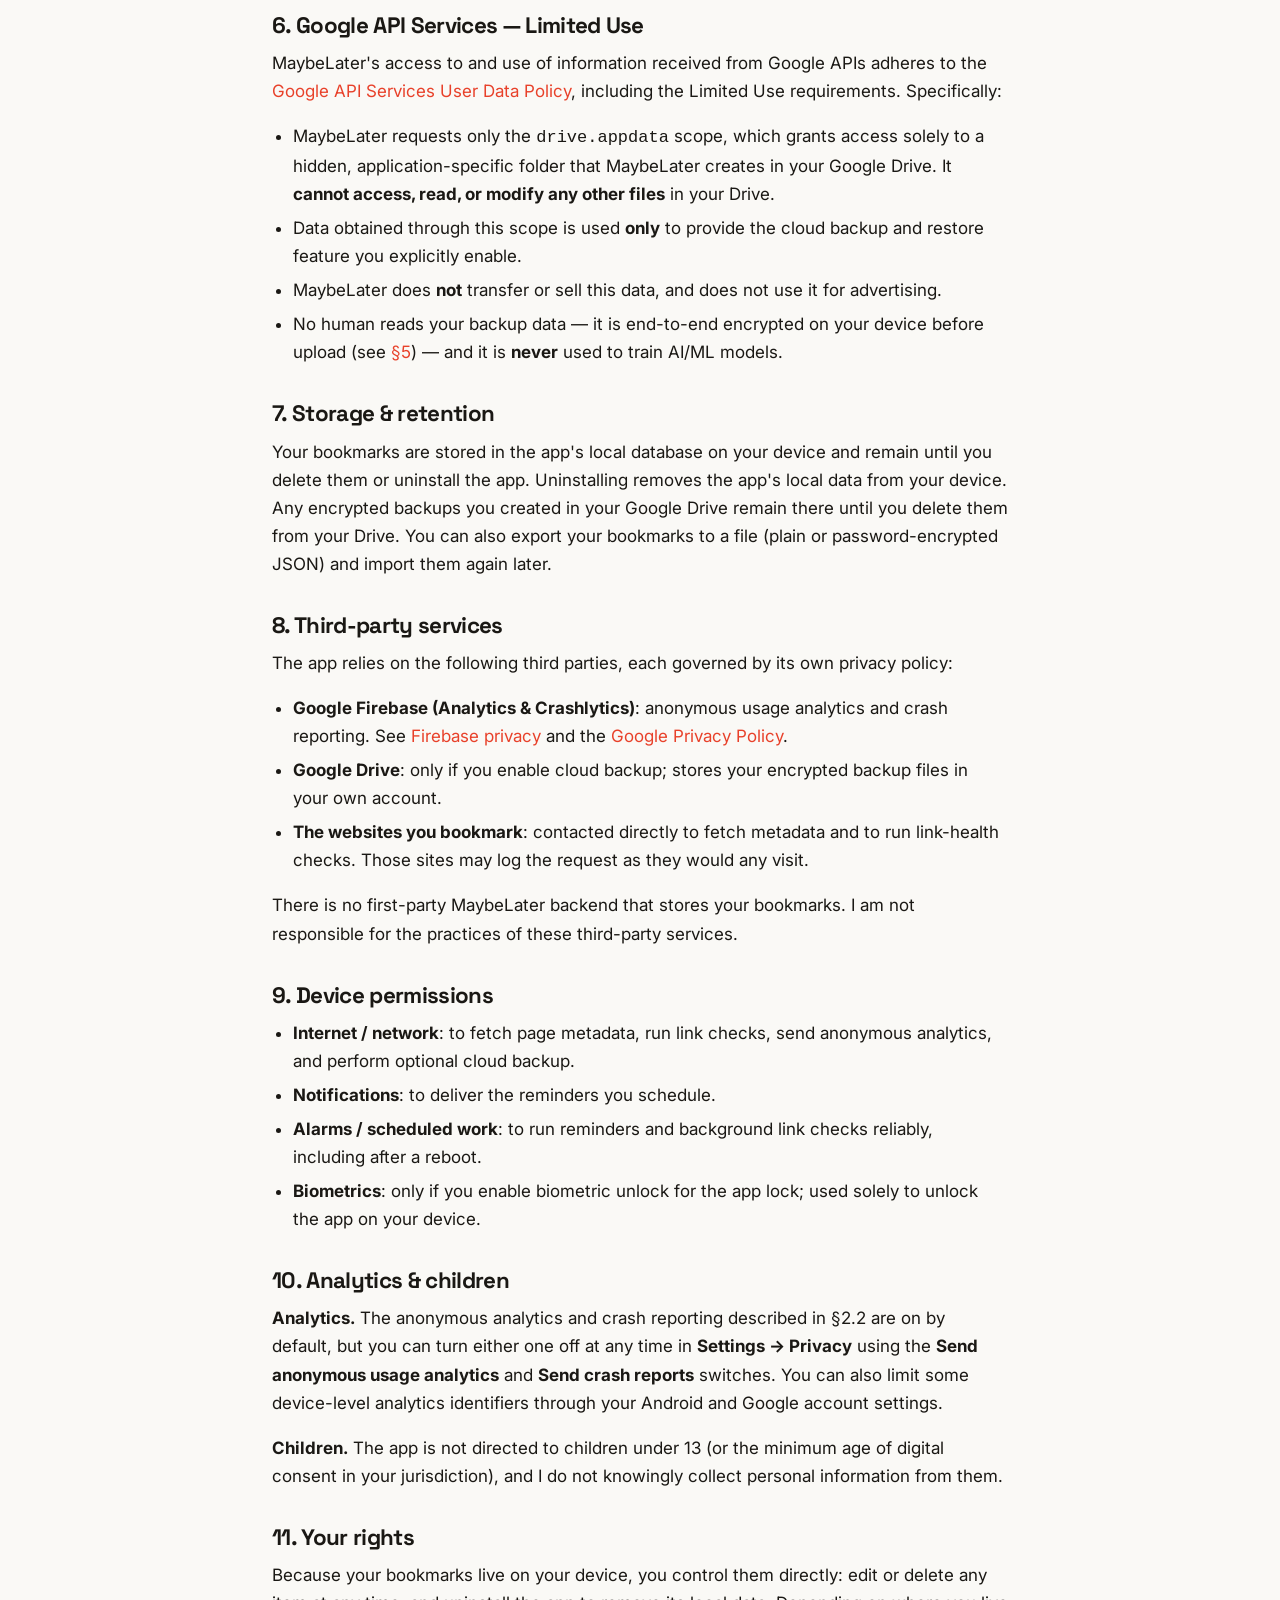
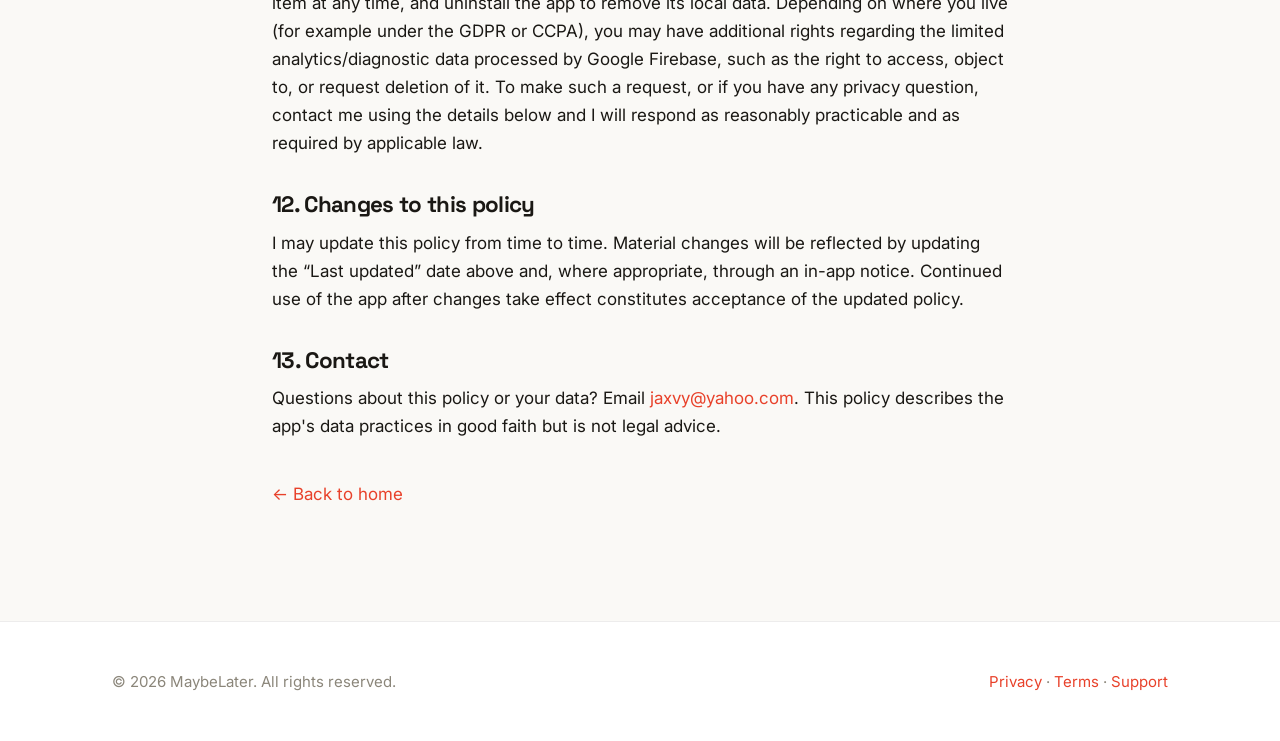
<file: privacy.html>
<!doctype html>
<meta charset="utf-8">
<meta name="viewport" content="width=device-width, initial-scale=1">
<title>Privacy Policy · MaybeLater</title>
<meta name="description" content="How the MaybeLater Android app handles your data. Bookmarks stay on your device; analytics are anonymous and content-free.">
<link rel="icon" href="assets/img/favicon.svg" type="image/svg+xml">
<meta name="theme-color" content="#faf9f6">
<meta name="robots" content="index, follow">
<link rel="preconnect" href="https://fonts.googleapis.com">
<link rel="preconnect" href="https://fonts.gstatic.com" crossorigin>
<link rel="stylesheet" href="https://fonts.googleapis.com/css2?family=Inter:wght@400;500;600;700&family=JetBrains+Mono:wght@400;500&family=Space+Grotesk:wght@500;600;700&display=swap">
<link rel="stylesheet" href="assets/css/styles.css">
<script src="assets/js/main.js" defer></script>

<a class="skip-link" href="#main">Skip to content</a>

<header class="site-header">
  <div class="container">
    <nav class="nav" data-nav aria-label="Primary">
      <a class="brand" href="./">
        <img class="brand__mark" src="assets/img/logo.svg" alt="" width="30" height="30">
        <span>Maybe<span class="brand__later">Later</span></span>
      </a>
      <button class="nav__toggle" data-nav-toggle aria-label="Toggle menu" aria-expanded="false" aria-controls="nav-links">
        <svg viewBox="0 0 24 24" fill="none" stroke="currentColor" stroke-width="2" stroke-linecap="round"><path d="M4 6h16M4 12h16M4 18h16"/></svg>
      </button>
      <ul class="nav__links" id="nav-links">
        <li><a href="index.html#features">Features</a></li>
        <li><a href="index.html#how">How it works</a></li>
        <li><a href="support.html">Support</a></li>
        <li><a class="btn btn--primary" href="https://play.google.com/store/apps/details?id=com.jaxvy.maybelater">Get the app</a></li>
      </ul>
    </nav>
  </div>
</header>

<main id="main">
  <section class="section">
    <div class="container">
      <article class="doc">
        <h1>Privacy Policy</h1>
        <p class="doc__meta">Last updated: <strong>July 6, 2026</strong></p>

        <div class="callout">
          This policy explains how the <strong>MaybeLater</strong> mobile application
          (“the app”) handles information. MaybeLater is a free app made by an
          independent solo developer (“I” or “me”), not a company. This policy covers
          the app only, not any third-party websites you save or services you connect.
        </div>

        <nav class="toc" aria-label="Table of contents">
          <strong>Contents</strong>
          <ul>
            <li><a href="#summary">1. The short version</a></li>
            <li><a href="#collect">2. Information collected</a></li>
            <li><a href="#network">3. When data leaves your device</a></li>
            <li><a href="#ai">4. On-device AI</a></li>
            <li><a href="#backup">5. Cloud backup &amp; encryption</a></li>
            <li><a href="#googleapi">6. Google API Services &mdash; Limited Use</a></li>
            <li><a href="#storage">7. Storage &amp; retention</a></li>
            <li><a href="#thirdparty">8. Third-party services</a></li>
            <li><a href="#permissions">9. Device permissions</a></li>
            <li><a href="#children">10. Analytics &amp; children</a></li>
            <li><a href="#rights">11. Your rights</a></li>
            <li><a href="#changes">12. Changes</a></li>
            <li><a href="#contact">13. Contact</a></li>
          </ul>
        </nav>

        <h2 id="summary">1. The short version</h2>
        <ul>
          <li>Your bookmarks (URLs, titles, thumbnails, tags, collections, notes, reminders, read state, and AI summaries) are stored <strong>locally on your device</strong>.</li>
          <li>On-device AI processing keeps the content of the pages you save <strong>on your phone</strong>.</li>
          <li>Optional cloud backup is <strong>end-to-end encrypted</strong> and saved to <strong>your own Google Drive</strong>, not to any MaybeLater server.</li>
          <li>To enrich and check your links, the app <strong>contacts the websites you save</strong>.</li>
          <li>The app sends <strong>anonymous, content-free</strong> usage analytics and crash reports via Google Firebase, <strong>never</strong> your URLs, titles, notes, bookmark content, or account email — and you can <strong>turn both off</strong> in Settings &rarr; Privacy.</li>
          <li>There is <strong>no MaybeLater account and no MaybeLater backend</strong> storing your data, and I have no access to your bookmarks.</li>
        </ul>

        <h2 id="collect">2. Information collected</h2>
        <h3>2.1 Content you create</h3>
        <p>When you save or edit a bookmark, the app stores the information that makes it up: the URL, title, thumbnail, description, your tags and collection, any note, the reminder time, read/unread state, the AI-generated summary, and the last link-check status. This content is created and kept by you in the app's on-device database. It is never received or stored on any server of mine, because there are none.</p>
        <h3>2.2 Information collected automatically</h3>
        <p>The app integrates Google Firebase to help keep it reliable:</p>
        <ul>
          <li><strong>Firebase Analytics</strong>: anonymous, aggregate usage events (for example, which features are used and whether an action succeeded or failed). By design these events contain <strong>no URLs, titles, bookmark content, or personal information</strong>.</li>
          <li><strong>Firebase Crashlytics</strong>: crash and diagnostic reports used to find and fix stability problems.</li>
        </ul>
        <p>Firebase may process limited technical identifiers (such as an app-instance ID and general device/OS information) as described in Google's privacy documentation. You control this in <strong>Settings &rarr; Privacy</strong> with separate <strong>Send anonymous usage analytics</strong> and <strong>Send crash reports</strong> switches; see <a href="#children">§9</a> for details.</p>

        <h2 id="network">3. When data leaves your device</h2>
        <p>MaybeLater is offline-first. Network connections are made only in these situations:</p>
        <ul>
          <li><strong>Fetching page metadata</strong>: when you save a link, the app contacts that website (via oEmbed for supported hosts, or by reading its Open Graph tags) to retrieve the title, thumbnail, and description. This is a normal request to the site you chose to save.</li>
          <li><strong>Link-health checks</strong>: on the schedule you choose, the app contacts your saved links to see whether they still resolve, marking each Healthy, Broken, or Unknown.</li>
          <li><strong>Analytics &amp; crash reporting</strong>: the anonymous data in §2.2 is sent to Google Firebase.</li>
          <li><strong>Cloud backup</strong>: only if you enable it (see §5), encrypted backup files are uploaded to your own Google Drive.</li>
        </ul>

        <h2 id="ai">4. On-device AI</h2>
        <p>Auto-tagging and page summaries are produced by on-device AI (Gemini Nano via Google's ML Kit GenAI). The content of the pages you save is processed <strong>locally on your device</strong> and is <strong>not</strong> sent to any AI cloud service. These features are optional and can be turned off in Settings. On devices that don't support on-device Nano, summaries are not offered and tagging falls back to a local heuristic.</p>

        <h2 id="backup">5. Cloud backup &amp; encryption</h2>
        <p>Cloud backup is <strong>off by default</strong> and requires you to connect a Google account. When enabled:</p>
        <ul>
          <li>Backups are written to <strong>your own private Google Drive storage</strong>, not to a MaybeLater server. MaybeLater uses Google's <strong>App Data folder</strong> scope, so it can only see the backup files it creates in a hidden, app-specific folder &mdash; it <strong>cannot see, read, or modify any of your other Google Drive files</strong>.</li>
          <li>Backups are <strong>end-to-end encrypted</strong> before they leave your device, using a key derived from your app passcode (PBKDF2-HMAC-SHA256 with 120,000 iterations, producing an AES-256-GCM key). Because the key is derived from your passcode, enabling backup requires setting the app lock.</li>
          <li>You control the schedule (Daily, Weekly, Biweekly, or Monthly) and can back up or restore on demand. The app shows your connected account and the last backup/restore time and status.</li>
          <li>Removing your passcode automatically disables cloud sync, since the encryption key depends on it.</li>
        </ul>
        <p>Because the encryption key stays on your device, <strong>a forgotten passcode cannot be recovered and the backup cannot be decrypted by me or anyone else</strong>. Your use of Google Drive is also governed by Google's terms and privacy policy.</p>

        <h2 id="googleapi">6. Google API Services &mdash; Limited Use</h2>
        <p>MaybeLater's access to and use of information received from Google APIs
        adheres to the <a href="https://developers.google.com/terms/api-services-user-data-policy"
        rel="noopener" target="_blank">Google API Services User Data Policy</a>,
        including the Limited Use requirements. Specifically:</p>
        <ul>
          <li>MaybeLater requests only the <code>drive.appdata</code> scope, which grants
          access solely to a hidden, application-specific folder that MaybeLater creates
          in your Google Drive. It <strong>cannot access, read, or modify any other files</strong>
          in your Drive.</li>
          <li>Data obtained through this scope is used <strong>only</strong> to provide the
          cloud backup and restore feature you explicitly enable.</li>
          <li>MaybeLater does <strong>not</strong> transfer or sell this data, and does not
          use it for advertising.</li>
          <li>No human reads your backup data &mdash; it is end-to-end encrypted on your device
          before upload (see <a href="#backup">&sect;5</a>) &mdash; and it is <strong>never</strong>
          used to train AI/ML models.</li>
        </ul>

        <h2 id="storage">7. Storage &amp; retention</h2>
        <p>Your bookmarks are stored in the app's local database on your device and remain until you delete them or uninstall the app. Uninstalling removes the app's local data from your device. Any encrypted backups you created in your Google Drive remain there until you delete them from your Drive. You can also export your bookmarks to a file (plain or password-encrypted JSON) and import them again later.</p>

        <h2 id="thirdparty">8. Third-party services</h2>
        <p>The app relies on the following third parties, each governed by its own privacy policy:</p>
        <ul>
          <li><strong>Google Firebase (Analytics &amp; Crashlytics)</strong>: anonymous usage analytics and crash reporting. See <a href="https://firebase.google.com/support/privacy" rel="noopener" target="_blank">Firebase privacy</a> and the <a href="https://policies.google.com/privacy" rel="noopener" target="_blank">Google Privacy Policy</a>.</li>
          <li><strong>Google Drive</strong>: only if you enable cloud backup; stores your encrypted backup files in your own account.</li>
          <li><strong>The websites you bookmark</strong>: contacted directly to fetch metadata and to run link-health checks. Those sites may log the request as they would any visit.</li>
        </ul>
        <p>There is no first-party MaybeLater backend that stores your bookmarks. I am not responsible for the practices of these third-party services.</p>

        <h2 id="permissions">9. Device permissions</h2>
        <ul>
          <li><strong>Internet / network</strong>: to fetch page metadata, run link checks, send anonymous analytics, and perform optional cloud backup.</li>
          <li><strong>Notifications</strong>: to deliver the reminders you schedule.</li>
          <li><strong>Alarms / scheduled work</strong>: to run reminders and background link checks reliably, including after a reboot.</li>
          <li><strong>Biometrics</strong>: only if you enable biometric unlock for the app lock; used solely to unlock the app on your device.</li>
        </ul>

        <h2 id="children">10. Analytics &amp; children</h2>
        <p><strong>Analytics.</strong> The anonymous analytics and crash reporting described in §2.2 are on by default, but you can turn either one off at any time in <strong>Settings &rarr; Privacy</strong> using the <strong>Send anonymous usage analytics</strong> and <strong>Send crash reports</strong> switches. You can also limit some device-level analytics identifiers through your Android and Google account settings.</p>
        <p><strong>Children.</strong> The app is not directed to children under 13 (or the minimum age of digital consent in your jurisdiction), and I do not knowingly collect personal information from them.</p>

        <h2 id="rights">11. Your rights</h2>
        <p>Because your bookmarks live on your device, you control them directly: edit or delete any item at any time, and uninstall the app to remove its local data. Depending on where you live (for example under the GDPR or CCPA), you may have additional rights regarding the limited analytics/diagnostic data processed by Google Firebase, such as the right to access, object to, or request deletion of it. To make such a request, or if you have any privacy question, contact me using the details below and I will respond as reasonably practicable and as required by applicable law.</p>

        <h2 id="changes">12. Changes to this policy</h2>
        <p>I may update this policy from time to time. Material changes will be reflected by updating the “Last updated” date above and, where appropriate, through an in-app notice. Continued use of the app after changes take effect constitutes acceptance of the updated policy.</p>

        <h2 id="contact">13. Contact</h2>
        <p>Questions about this policy or your data? Email <a href="mailto:jaxvy@yahoo.com">jaxvy@yahoo.com</a>. This policy describes the app's data practices in good faith but is not legal advice.</p>

        <p class="muted" style="margin-top:2.5rem"><a href="./">&larr; Back to home</a></p>
      </article>
    </div>
  </section>
</main>

<footer class="site-footer">
  <div class="container">
    <div class="footer__bottom" style="border:0;margin:0;padding:0">
      <span>&copy; <span data-year>2026</span> MaybeLater. All rights reserved.</span>
      <span><a href="privacy.html">Privacy</a> · <a href="terms.html">Terms</a> · <a href="support.html">Support</a></span>
    </div>
  </div>
</footer>
</file>
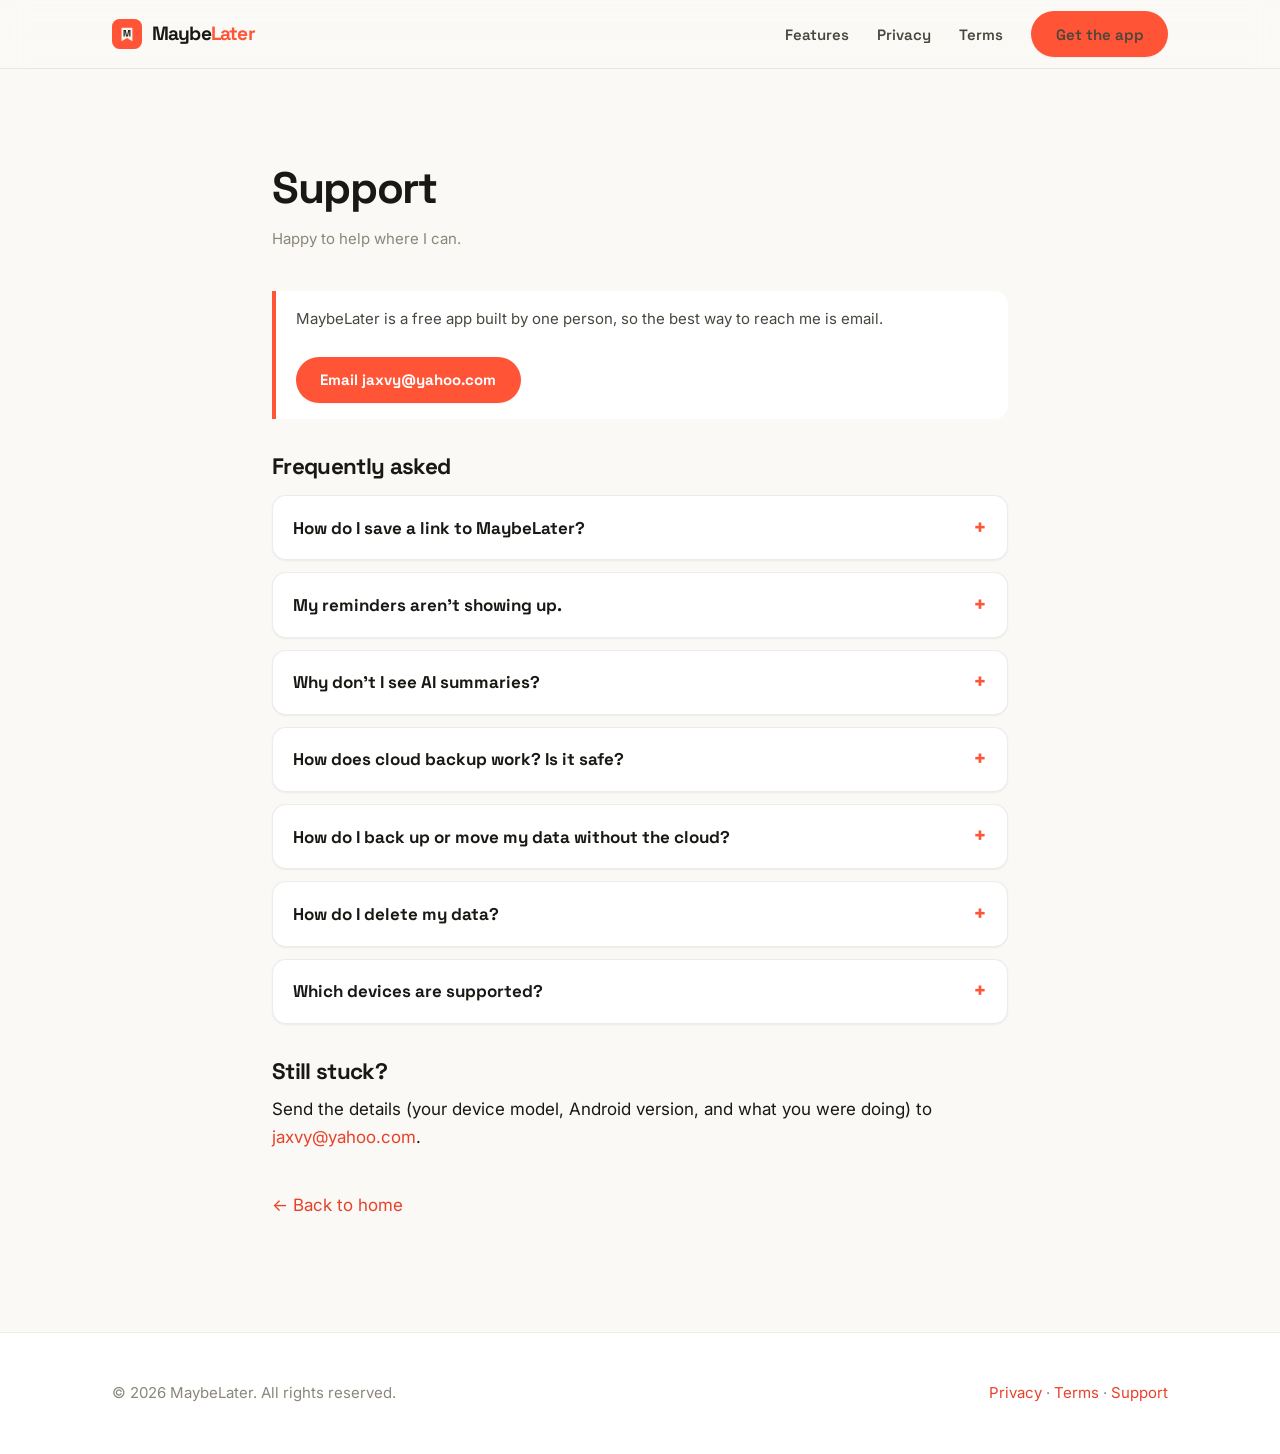
<file: support.html>
<!doctype html>
<meta charset="utf-8">
<meta name="viewport" content="width=device-width, initial-scale=1">
<title>Support · MaybeLater</title>
<meta name="description" content="Get help with the MaybeLater bookmark app for Android.">
<link rel="icon" href="assets/img/favicon.svg" type="image/svg+xml">
<meta name="theme-color" content="#faf9f6">
<link rel="preconnect" href="https://fonts.googleapis.com">
<link rel="preconnect" href="https://fonts.gstatic.com" crossorigin>
<link rel="stylesheet" href="https://fonts.googleapis.com/css2?family=Inter:wght@400;500;600;700&family=JetBrains+Mono:wght@400;500&family=Space+Grotesk:wght@500;600;700&display=swap">
<link rel="stylesheet" href="assets/css/styles.css">
<script src="assets/js/main.js" defer></script>

<a class="skip-link" href="#main">Skip to content</a>

<header class="site-header">
  <div class="container">
    <nav class="nav" data-nav aria-label="Primary">
      <a class="brand" href="./">
        <img class="brand__mark" src="assets/img/logo.svg" alt="" width="30" height="30">
        <span>Maybe<span class="brand__later">Later</span></span>
      </a>
      <button class="nav__toggle" data-nav-toggle aria-label="Toggle menu" aria-expanded="false" aria-controls="nav-links">
        <svg viewBox="0 0 24 24" fill="none" stroke="currentColor" stroke-width="2" stroke-linecap="round"><path d="M4 6h16M4 12h16M4 18h16"/></svg>
      </button>
      <ul class="nav__links" id="nav-links">
        <li><a href="index.html#features">Features</a></li>
        <li><a href="privacy.html">Privacy</a></li>
        <li><a href="terms.html">Terms</a></li>
        <li><a class="btn btn--primary" href="https://play.google.com/store/apps/details?id=com.jaxvy.maybelater">Get the app</a></li>
      </ul>
    </nav>
  </div>
</header>

<main id="main">
  <section class="section">
    <div class="container">
      <article class="doc">
        <h1>Support</h1>
        <p class="doc__meta">Happy to help where I can.</p>

        <div class="callout">
          MaybeLater is a free app built by one person, so the best way to reach me is
          email.
          <br><br>
          <a class="btn btn--primary" href="mailto:jaxvy@yahoo.com">Email jaxvy@yahoo.com</a>
        </div>

        <h2>Frequently asked</h2>

        <div class="faq" style="margin-top:1rem">
          <details>
            <summary>How do I save a link to MaybeLater?</summary>
            <p>From any app, tap <strong>Share</strong> and choose MaybeLater. It opens straight into the add-bookmark flow and fills in the page's title, thumbnail, and description for you. You can also open the app and paste or type a URL to add one manually.</p>
          </details>
          <details>
            <summary>My reminders aren't showing up.</summary>
            <p>Make sure notifications are enabled for MaybeLater in your device Settings, and that battery optimization isn't preventing background work. Reminders are scheduled to survive reboots, but aggressive power-saving modes on some devices can delay them. A reminder stays pending only until it fires.</p>
          </details>
          <details>
            <summary>Why don't I see AI summaries?</summary>
            <p>On-device summaries use Gemini Nano, which is only available on certain newer Android devices. If your device doesn't support it, the summary feature is hidden and tagging uses a local fallback instead. You can also toggle the AI features in Settings under Automation.</p>
          </details>
          <details>
            <summary>How does cloud backup work? Is it safe?</summary>
            <p>Backup is optional and off by default. When you turn it on, backups are end-to-end encrypted on your device (using a key derived from your app passcode) and stored in your <em>own</em> Google Drive, so I never see them. You'll need to set the app lock/passcode first. Removing the passcode disables cloud sync, since the key depends on it. Note that a forgotten passcode can't be recovered, so keep it safe.</p>
          </details>
          <details>
            <summary>How do I back up or move my data without the cloud?</summary>
            <p>Use <strong>Export</strong> in Settings to save your bookmarks to a file, either plain JSON or a password-encrypted file. On another device (or after reinstalling), use <strong>Import</strong> and MaybeLater will auto-detect whether the file is encrypted or plain.</p>
          </details>
          <details>
            <summary>How do I delete my data?</summary>
            <p>Delete individual bookmarks in the app at any time, or uninstall the app to remove all locally stored data from your device. If you used cloud backup, you can also delete the backup files from your Google Drive.</p>
          </details>
          <details>
            <summary>Which devices are supported?</summary>
            <p>MaybeLater runs on Android 10 (API level 29) and newer, on both phones and tablets.</p>
          </details>
        </div>

        <h2>Still stuck?</h2>
        <p>Send the details (your device model, Android version, and what you were doing) to <a href="mailto:jaxvy@yahoo.com">jaxvy@yahoo.com</a>.</p>

        <p class="muted" style="margin-top:2.5rem"><a href="./">&larr; Back to home</a></p>
      </article>
    </div>
  </section>
</main>

<footer class="site-footer">
  <div class="container">
    <div class="footer__bottom" style="border:0;margin:0;padding:0">
      <span>&copy; <span data-year>2026</span> MaybeLater. All rights reserved.</span>
      <span><a href="privacy.html">Privacy</a> · <a href="terms.html">Terms</a> · <a href="support.html">Support</a></span>
    </div>
  </div>
</footer>
</file>
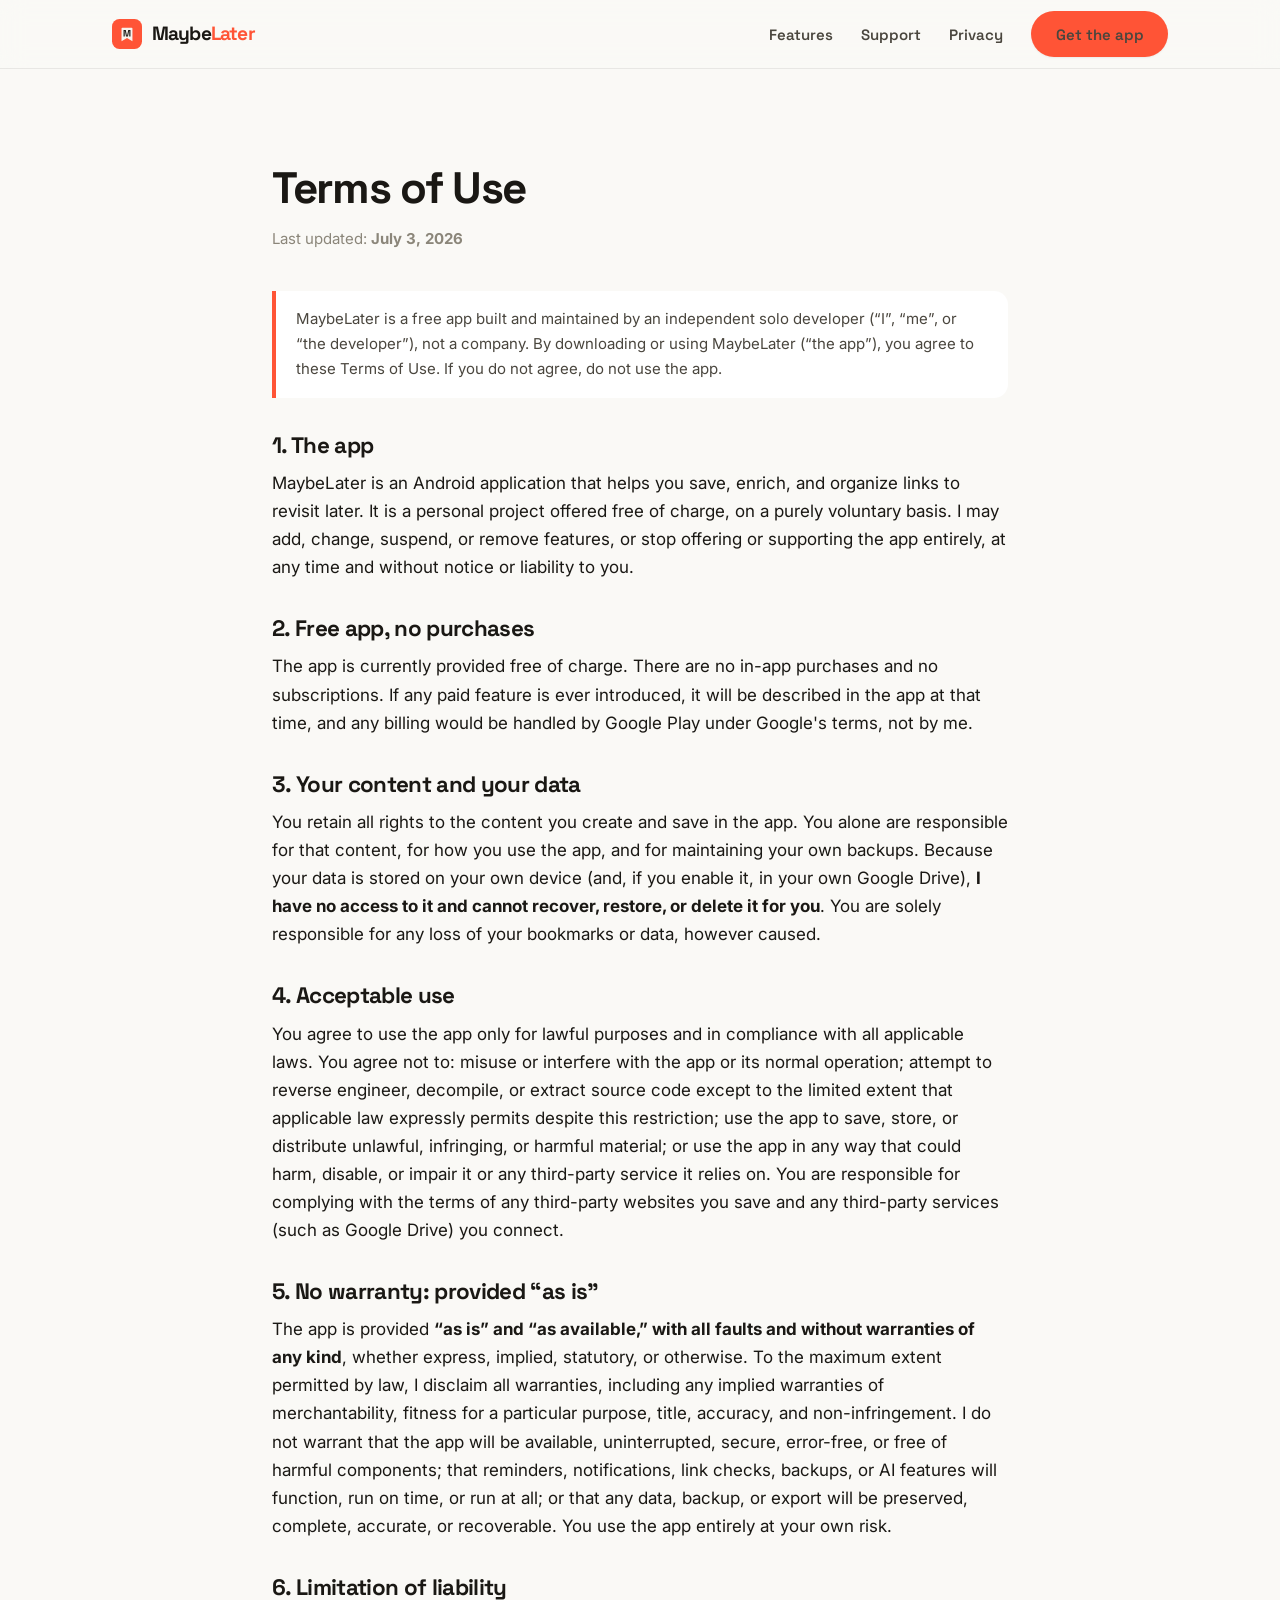
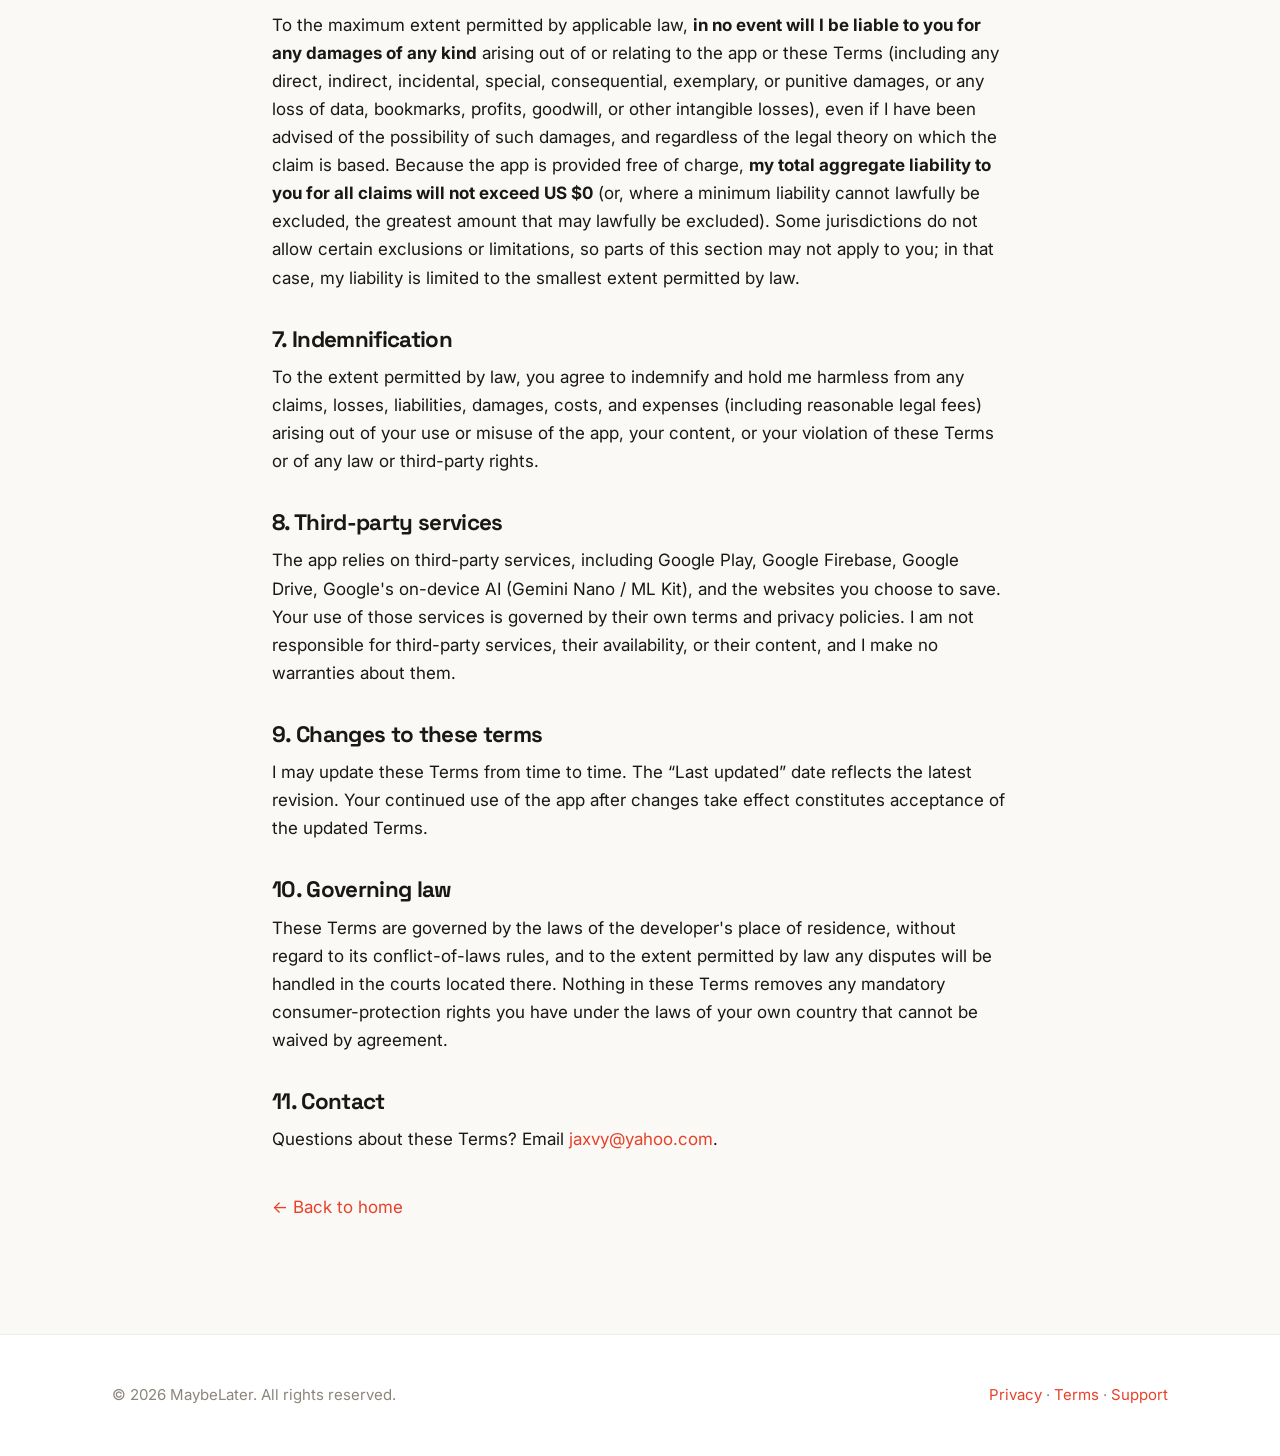
<file: terms.html>
<!doctype html>
<meta charset="utf-8">
<meta name="viewport" content="width=device-width, initial-scale=1">
<title>Terms of Use · MaybeLater</title>
<meta name="description" content="The terms that govern your use of the MaybeLater app.">
<link rel="icon" href="assets/img/favicon.svg" type="image/svg+xml">
<meta name="theme-color" content="#faf9f6">
<link rel="preconnect" href="https://fonts.googleapis.com">
<link rel="preconnect" href="https://fonts.gstatic.com" crossorigin>
<link rel="stylesheet" href="https://fonts.googleapis.com/css2?family=Inter:wght@400;500;600;700&family=JetBrains+Mono:wght@400;500&family=Space+Grotesk:wght@500;600;700&display=swap">
<link rel="stylesheet" href="assets/css/styles.css">
<script src="assets/js/main.js" defer></script>

<a class="skip-link" href="#main">Skip to content</a>

<header class="site-header">
  <div class="container">
    <nav class="nav" data-nav aria-label="Primary">
      <a class="brand" href="./">
        <img class="brand__mark" src="assets/img/logo.svg" alt="" width="30" height="30">
        <span>Maybe<span class="brand__later">Later</span></span>
      </a>
      <button class="nav__toggle" data-nav-toggle aria-label="Toggle menu" aria-expanded="false" aria-controls="nav-links">
        <svg viewBox="0 0 24 24" fill="none" stroke="currentColor" stroke-width="2" stroke-linecap="round"><path d="M4 6h16M4 12h16M4 18h16"/></svg>
      </button>
      <ul class="nav__links" id="nav-links">
        <li><a href="index.html#features">Features</a></li>
        <li><a href="support.html">Support</a></li>
        <li><a href="privacy.html">Privacy</a></li>
        <li><a class="btn btn--primary" href="https://play.google.com/store/apps/details?id=com.jaxvy.maybelater">Get the app</a></li>
      </ul>
    </nav>
  </div>
</header>

<main id="main">
  <section class="section">
    <div class="container">
      <article class="doc">
        <h1>Terms of Use</h1>
        <p class="doc__meta">Last updated: <strong>July 3, 2026</strong></p>

        <div class="callout">
          MaybeLater is a free app built and maintained by an independent solo
          developer (“I”, “me”, or “the developer”), not a company. By downloading
          or using MaybeLater (“the app”), you agree to these Terms of Use. If you do
          not agree, do not use the app.
        </div>

        <h2>1. The app</h2>
        <p>MaybeLater is an Android application that helps you save, enrich, and organize links to revisit later. It is a personal project offered free of charge, on a purely voluntary basis. I may add, change, suspend, or remove features, or stop offering or supporting the app entirely, at any time and without notice or liability to you.</p>

        <h2>2. Free app, no purchases</h2>
        <p>The app is currently provided free of charge. There are no in-app purchases and no subscriptions. If any paid feature is ever introduced, it will be described in the app at that time, and any billing would be handled by Google Play under Google's terms, not by me.</p>

        <h2>3. Your content and your data</h2>
        <p>You retain all rights to the content you create and save in the app. You alone are responsible for that content, for how you use the app, and for maintaining your own backups. Because your data is stored on your own device (and, if you enable it, in your own Google Drive), <strong>I have no access to it and cannot recover, restore, or delete it for you</strong>. You are solely responsible for any loss of your bookmarks or data, however caused.</p>

        <h2>4. Acceptable use</h2>
        <p>You agree to use the app only for lawful purposes and in compliance with all applicable laws. You agree not to: misuse or interfere with the app or its normal operation; attempt to reverse engineer, decompile, or extract source code except to the limited extent that applicable law expressly permits despite this restriction; use the app to save, store, or distribute unlawful, infringing, or harmful material; or use the app in any way that could harm, disable, or impair it or any third-party service it relies on. You are responsible for complying with the terms of any third-party websites you save and any third-party services (such as Google Drive) you connect.</p>

        <h2>5. No warranty: provided “as is”</h2>
        <p>The app is provided <strong>“as is” and “as available,” with all faults and without warranties of any kind</strong>, whether express, implied, statutory, or otherwise. To the maximum extent permitted by law, I disclaim all warranties, including any implied warranties of merchantability, fitness for a particular purpose, title, accuracy, and non-infringement. I do not warrant that the app will be available, uninterrupted, secure, error-free, or free of harmful components; that reminders, notifications, link checks, backups, or AI features will function, run on time, or run at all; or that any data, backup, or export will be preserved, complete, accurate, or recoverable. You use the app entirely at your own risk.</p>

        <h2>6. Limitation of liability</h2>
        <p>To the maximum extent permitted by applicable law, <strong>in no event will I be liable to you for any damages of any kind</strong> arising out of or relating to the app or these Terms (including any direct, indirect, incidental, special, consequential, exemplary, or punitive damages, or any loss of data, bookmarks, profits, goodwill, or other intangible losses), even if I have been advised of the possibility of such damages, and regardless of the legal theory on which the claim is based. Because the app is provided free of charge, <strong>my total aggregate liability to you for all claims will not exceed US $0</strong> (or, where a minimum liability cannot lawfully be excluded, the greatest amount that may lawfully be excluded). Some jurisdictions do not allow certain exclusions or limitations, so parts of this section may not apply to you; in that case, my liability is limited to the smallest extent permitted by law.</p>

        <h2>7. Indemnification</h2>
        <p>To the extent permitted by law, you agree to indemnify and hold me harmless from any claims, losses, liabilities, damages, costs, and expenses (including reasonable legal fees) arising out of your use or misuse of the app, your content, or your violation of these Terms or of any law or third-party rights.</p>

        <h2>8. Third-party services</h2>
        <p>The app relies on third-party services, including Google Play, Google Firebase, Google Drive, Google's on-device AI (Gemini Nano / ML Kit), and the websites you choose to save. Your use of those services is governed by their own terms and privacy policies. I am not responsible for third-party services, their availability, or their content, and I make no warranties about them.</p>

        <h2>9. Changes to these terms</h2>
        <p>I may update these Terms from time to time. The “Last updated” date reflects the latest revision. Your continued use of the app after changes take effect constitutes acceptance of the updated Terms.</p>

        <h2>10. Governing law</h2>
        <p>These Terms are governed by the laws of the developer's place of residence, without regard to its conflict-of-laws rules, and to the extent permitted by law any disputes will be handled in the courts located there. Nothing in these Terms removes any mandatory consumer-protection rights you have under the laws of your own country that cannot be waived by agreement.</p>

        <h2>11. Contact</h2>
        <p>Questions about these Terms? Email <a href="mailto:jaxvy@yahoo.com">jaxvy@yahoo.com</a>.</p>

        <p class="muted" style="margin-top:2.5rem"><a href="./">&larr; Back to home</a></p>
      </article>
    </div>
  </section>
</main>

<footer class="site-footer">
  <div class="container">
    <div class="footer__bottom" style="border:0;margin:0;padding:0">
      <span>&copy; <span data-year>2026</span> MaybeLater. All rights reserved.</span>
      <span><a href="privacy.html">Privacy</a> · <a href="terms.html">Terms</a> · <a href="support.html">Support</a></span>
    </div>
  </div>
</footer>
</file>
<file: assets/css/styles.css>
/* =============================================================================
   MaybeLater "Bento Pop" design system & styles
   Single stylesheet, no build step. Organized as:
   1. Design tokens (CSS custom properties)
   2. Base / reset
   3. Layout primitives
   4. Components (nav, buttons, cards, footer…)
   5. Page sections (hero, features, FAQ…)
   6. Utilities
   Edit tokens in :root to re-skin the whole site.
   Palette mirrors the app's Bento Pop theme: cream paper, ink text, coral
   accent, and soft pastel "bento" cards.
   ============================================================================= */

/* 1. ---------- Design tokens ------------------------------------------------ */
:root {
  /* Brand: coral accent */
  --accent:       #ff5436;   /* logo, labels, primary actions */
  --accent-600:   #e8412a;   /* hover */
  --accent-soft:  #ffe0d8;   /* tinted fills */

  /* Neutrals: Bento Pop (light only) */
  --paper:        #faf9f6;   /* screen background (cream paper) */
  --surface:      #ffffff;   /* cards, fields, elevated surfaces */
  --ink:          #1a1814;   /* primary text, borders, headings */
  --ink-2:        #4a463e;   /* secondary text */
  --muted:        #8b867a;   /* eyebrows, placeholders, captions */
  --rule:         rgba(26, 24, 20, 0.08);
  --rule-strong:  rgba(26, 24, 20, 0.16);
  --chip-bg:      rgba(26, 24, 20, 0.06);
  --ink-contrast: #faf9f6;   /* text on ink backgrounds */

  /* Bento card palettes (bg / ink) */
  --peach-bg:  #ffe8cf;  --peach-ink:  #7a3a12;
  --peri-bg:   #e6e8fb;  --peri-ink:   #26305e;
  --mint-bg:   #d9f0de;  --mint-ink:   #1f4a28;
  --blush-bg:  #ffe3eb;  --blush-ink:  #7a1f3a;
  --butter-bg: #fff6bf;  --butter-ink: #5c4a0e;
  --sky-bg:    #d8edf6;  --sky-ink:    #0e3d55;

  /* Typography */
  --font-display: "Space Grotesk", -apple-system, BlinkMacSystemFont, "Segoe UI",
    Roboto, Helvetica, Arial, sans-serif;
  --font-sans: "Inter", -apple-system, BlinkMacSystemFont, "Segoe UI", Roboto,
    Helvetica, Arial, "Apple Color Emoji", "Segoe UI Emoji", sans-serif;
  --font-mono: "JetBrains Mono", ui-monospace, SFMono-Regular, Menlo, Consolas,
    monospace;
  --fs-hero: clamp(2.5rem, 6.5vw, 4rem);
  --fs-h2:   clamp(1.7rem, 3.6vw, 2.6rem);
  --fs-h3:   1.25rem;
  --fs-body: 1.0625rem;
  --fs-small: 0.9375rem;
  --lh-tight: 1.08;
  --lh-body: 1.65;

  /* Space & shape */
  --container: 1120px;
  --radius: 14px;
  --radius-lg: 22px;
  --radius-xl: 28px;
  --shadow-sm: 0 1px 2px rgba(26, 24, 20, 0.06);
  --shadow-md: 0 10px 30px rgba(26, 24, 20, 0.08);
  --shadow-lg: 0 24px 60px rgba(26, 24, 20, 0.12);

  /* Motion */
  --ease: cubic-bezier(0.22, 1, 0.36, 1);
}

/* 2. ---------- Base / reset ------------------------------------------------- */
*, *::before, *::after { box-sizing: border-box; }
html { scroll-behavior: smooth; -webkit-text-size-adjust: 100%; }
@media (prefers-reduced-motion: reduce) {
  html { scroll-behavior: auto; }
  * { animation-duration: 0.001ms !important; transition-duration: 0.001ms !important; }
}

body {
  margin: 0;
  font-family: var(--font-sans);
  font-size: var(--fs-body);
  line-height: var(--lh-body);
  color: var(--ink);
  background: var(--paper);
  -webkit-font-smoothing: antialiased;
  text-rendering: optimizeLegibility;
}

h1, h2, h3, h4 {
  font-family: var(--font-display);
  line-height: var(--lh-tight);
  font-weight: 700;
  margin: 0 0 0.5em;
  letter-spacing: -0.03em;
}
p { margin: 0 0 1em; }
a { color: var(--accent-600); text-decoration: none; }
a:hover { text-decoration: underline; }
img, svg { max-width: 100%; display: block; }
ul { margin: 0 0 1em; padding-left: 1.25em; }
li { margin: 0.35em 0; }

:focus-visible { outline: 3px solid var(--accent); outline-offset: 2px; border-radius: 4px; }

/* 3. ---------- Layout primitives -------------------------------------------- */
.container {
  width: 100%;
  max-width: var(--container);
  margin-inline: auto;
  padding-inline: clamp(1.1rem, 4vw, 2rem);
}
.section { padding-block: clamp(3.5rem, 8vw, 6rem); }
.section--subtle { background: var(--surface); }
/* Spotlight band: lifts the "Private by design" section above the plain and
   white sections around it, signalling privacy as a headline feature. */
.section--spotlight {
  position: relative;
  background:
    radial-gradient(120% 90% at 50% -10%, color-mix(in srgb, var(--accent) 13%, transparent), transparent 60%),
    linear-gradient(180deg, var(--paper), color-mix(in srgb, var(--accent-soft) 55%, var(--paper)));
  border-block: 1px solid color-mix(in srgb, var(--accent) 22%, transparent);
}
.section--spotlight .section__head h2 { font-size: clamp(1.9rem, 4vw, 2.9rem); }
.section--spotlight .section__head p strong { color: var(--ink); }
/* Badge that labels the section as a feature category, not just an eyebrow */
.spotlight-badge {
  display: inline-flex; align-items: center; gap: 0.5rem;
  font-family: var(--font-display); font-weight: 700;
  font-size: 0.75rem; letter-spacing: 0.14em; text-transform: uppercase;
  color: var(--accent-600);
  background: color-mix(in srgb, var(--accent-soft) 70%, #fff);
  border: 1.5px solid color-mix(in srgb, var(--accent) 30%, transparent);
  padding: 0.4rem 0.9rem; border-radius: 999px; margin-bottom: 0.9rem;
  box-shadow: var(--shadow-sm);
}
.spotlight-badge svg { width: 15px; height: 15px; }
.section__head { max-width: 46rem; margin: 0 auto clamp(2rem, 5vw, 3.25rem); text-align: center; }
.section__head h2 { font-size: var(--fs-h2); }
.section__head p { color: var(--muted); font-size: 1.125rem; margin: 0; }
.eyebrow {
  display: inline-block; font-family: var(--font-display); font-size: 0.75rem;
  font-weight: 700; letter-spacing: 0.16em; text-transform: uppercase;
  color: var(--accent); margin-bottom: 0.75rem;
}

/* 4. ---------- Components ---------------------------------------------------- */
/* Skip link */
.skip-link {
  position: absolute; left: -999px; top: 0; z-index: 100;
  background: var(--ink); color: var(--ink-contrast); padding: 0.6rem 1rem; border-radius: 0 0 8px 0;
}
.skip-link:focus { left: 0; }

/* Header / nav */
.site-header {
  position: sticky; top: 0; z-index: 50;
  background: color-mix(in srgb, var(--paper) 85%, transparent);
  backdrop-filter: saturate(1.4) blur(12px);
  border-bottom: 1px solid var(--rule);
}
.nav { display: flex; align-items: center; justify-content: space-between; height: 68px; }
.brand {
  display: inline-flex; align-items: center; gap: 0.6rem;
  font-family: var(--font-display); font-weight: 700; font-size: 1.2rem;
  color: var(--ink); letter-spacing: -0.04em;
}
.brand:hover { text-decoration: none; }
.brand__mark { width: 30px; height: 30px; }
.brand__later { color: var(--accent); }
.nav__right { display: flex; align-items: center; gap: 1.5rem; }
.nav__links { display: flex; align-items: center; gap: 1.75rem; list-style: none; margin: 0; padding: 0; }
.nav__links a { font-family: var(--font-display); color: var(--ink-2); font-size: var(--fs-small); font-weight: 600; }
.nav__links a:hover { color: var(--ink); text-decoration: none; }
.nav__toggle { display: none; background: none; border: 0; padding: 0.5rem; cursor: pointer; color: var(--ink); }
.nav__toggle svg { width: 26px; height: 26px; }

/* Language / flag picker (styled native select for accessibility) */
.lang { position: relative; display: inline-flex; align-items: center; }
.lang__select {
  appearance: none; -webkit-appearance: none; -moz-appearance: none;
  font-family: var(--font-display); font-weight: 600; font-size: var(--fs-small);
  color: var(--ink); background: var(--surface);
  border: 1.5px solid var(--rule-strong); border-radius: 999px;
  padding: 0.5rem 2rem 0.5rem 0.9rem; margin: 0; line-height: 1;
  cursor: pointer; max-width: 11rem;
  transition: border-color 0.15s var(--ease);
}
.lang__select:hover { border-color: var(--ink); }
.lang__chev { position: absolute; right: 0.75rem; top: 50%; transform: translateY(-50%); width: 14px; height: 14px; pointer-events: none; color: var(--muted); }

@media (max-width: 760px) {
  .nav__right { gap: 0.6rem; }
  .nav__toggle { display: inline-flex; }
  .nav__links {
    position: absolute; inset: 68px 0 auto 0; flex-direction: column; gap: 0;
    background: var(--surface); border-bottom: 1px solid var(--rule);
    padding: 0.5rem 0; box-shadow: var(--shadow-md);
    clip-path: inset(0 0 100% 0); transition: clip-path 0.25s var(--ease);
  }
  .nav__links a { display: block; padding: 0.85rem clamp(1.1rem, 4vw, 2rem); width: 100%; }
  .nav[data-open="true"] .nav__links { clip-path: inset(0 0 0 0); }
  .nav__links .btn { margin: 0.5rem clamp(1.1rem, 4vw, 2rem); }
  .lang__select { max-width: 8.5rem; padding: 0.45rem 1.75rem 0.45rem 0.75rem; font-size: 0.85rem; }
}

/* Buttons */
.btn {
  display: inline-flex; align-items: center; justify-content: center; gap: 0.5rem;
  font-family: var(--font-display); font-weight: 700; font-size: var(--fs-small); line-height: 1;
  padding: 0.85rem 1.4rem; border-radius: 999px; border: 2px solid transparent;
  cursor: pointer; transition: transform 0.15s var(--ease), box-shadow 0.2s var(--ease), background 0.2s;
  white-space: nowrap;
}
.btn:hover { text-decoration: none; transform: translateY(-1px); }
.btn--primary { background: var(--accent); color: #fff; box-shadow: var(--shadow-sm); }
.btn--primary:hover { background: var(--accent-600); box-shadow: var(--shadow-md); }
.btn--ghost { background: var(--surface); color: var(--ink); border-color: var(--ink); }
.btn--ghost:hover { background: var(--paper); }
.btn--lg { padding: 1rem 1.75rem; font-size: 1rem; }

/* Google Play badge button */
.badge-play {
  display: inline-flex; align-items: center; gap: 0.7rem;
  background: var(--ink); color: #fff; padding: 0.7rem 1.25rem; border-radius: 14px;
  border: 2px solid var(--ink); transition: transform 0.15s var(--ease), box-shadow 0.2s;
  box-shadow: var(--shadow-sm);
}
.badge-play:hover { text-decoration: none; transform: translateY(-1px); box-shadow: var(--shadow-md); }
.badge-play svg { width: 26px; height: 26px; flex: none; }
.badge-play__sub { font-size: 0.6875rem; text-transform: uppercase; letter-spacing: 0.06em; opacity: 0.8; line-height: 1; }
.badge-play__main { font-family: var(--font-display); font-size: 1.1rem; font-weight: 700; line-height: 1.15; }
.badge-play[aria-disabled="true"] { opacity: 0.6; pointer-events: none; }

/* Cards: bento pastel tiles */
.card {
  --card-bg: var(--surface); --card-ink: var(--ink);
  background: var(--card-bg); color: var(--card-ink);
  border: 1.5px solid var(--rule); border-radius: var(--radius-lg);
  padding: clamp(1.5rem, 3vw, 2rem); box-shadow: var(--shadow-sm);
  transition: transform 0.2s var(--ease), box-shadow 0.2s var(--ease);
}
.card:hover { transform: translateY(-4px); box-shadow: var(--shadow-md); }
.card__icon {
  width: 48px; height: 48px; border-radius: 14px; display: grid; place-items: center;
  background: rgba(255, 255, 255, 0.6); color: var(--card-ink);
  margin-bottom: 1rem;
}
.card__icon svg { width: 26px; height: 26px; }
.card h3 { font-size: var(--fs-h3); color: var(--card-ink); }
.card p { color: var(--card-ink); opacity: 0.86; margin: 0; font-size: var(--fs-small); }

/* Bento palette rotation across the feature grid */
.grid--feature .card:nth-child(6n+1) { --card-bg: var(--peach-bg);  --card-ink: var(--peach-ink); }
.grid--feature .card:nth-child(6n+2) { --card-bg: var(--peri-bg);   --card-ink: var(--peri-ink); }
.grid--feature .card:nth-child(6n+3) { --card-bg: var(--mint-bg);   --card-ink: var(--mint-ink); }
.grid--feature .card:nth-child(6n+4) { --card-bg: var(--blush-bg);  --card-ink: var(--blush-ink); }
.grid--feature .card:nth-child(6n+5) { --card-bg: var(--butter-bg); --card-ink: var(--butter-ink); }
.grid--feature .card:nth-child(6n+6) { --card-bg: var(--sky-bg);    --card-ink: var(--sky-ink); }

/* Privacy cards: one cohesive, elevated treatment (not the rainbow bento),
   so the section reads as flagship features rather than marketing copy. */
.card--privacy {
  --card-bg: var(--surface); --card-ink: var(--ink);
  border-color: color-mix(in srgb, var(--accent) 20%, var(--rule));
  box-shadow: var(--shadow-md);
}
.card--privacy .card__icon { background: var(--accent-soft); color: var(--accent-600); }

/* Footer */
.site-footer { border-top: 1px solid var(--rule); background: var(--surface); padding-block: 3rem; }
.footer__grid { display: flex; flex-wrap: wrap; gap: 2rem 3rem; justify-content: space-between; }
.footer__brand { max-width: 22rem; }
.footer__brand p { color: var(--muted); font-size: var(--fs-small); margin-top: 0.75rem; }
.footer__col h4 { font-family: var(--font-display); font-size: 0.75rem; text-transform: uppercase; letter-spacing: 0.12em; color: var(--muted); }
.footer__col ul { list-style: none; margin: 0; padding: 0; }
.footer__col a { color: var(--ink); font-size: var(--fs-small); }
.footer__bottom { margin-top: 2.5rem; padding-top: 1.5rem; border-top: 1px solid var(--rule); color: var(--muted); font-size: var(--fs-small); display: flex; flex-wrap: wrap; gap: 0.5rem 1.5rem; justify-content: space-between; }

/* 5. ---------- Page sections ------------------------------------------------ */
/* Hero */
.hero { position: relative; overflow: hidden; padding-block: clamp(3.5rem, 9vw, 7rem); }
.hero::before {
  content: ""; position: absolute; inset: -25% 45% auto -12%; height: 640px;
  background: radial-gradient(closest-side, color-mix(in srgb, var(--accent) 22%, transparent), transparent);
  z-index: -1; pointer-events: none;
}
.hero__grid { display: grid; grid-template-columns: 1.05fr 0.95fr; gap: clamp(2rem, 5vw, 4rem); align-items: center; }
.hero h1 { font-size: var(--fs-hero); }
.hero h1 .accent { color: var(--accent); }
.hero__lead { font-size: 1.2rem; color: var(--ink-2); max-width: 34rem; }
.hero__cta { display: flex; flex-wrap: wrap; gap: 0.85rem; align-items: center; margin-top: 1.75rem; }
.hero__note { font-size: var(--fs-small); color: var(--muted); margin-top: 1rem; }

/* Device frame: holds a real app screenshot */
.device {
  width: min(300px, 80vw); margin-inline: auto;
  padding: 10px; background: var(--ink); border-radius: 42px;
  box-shadow: var(--shadow-lg);
}
.device img { display: block; width: 100%; height: auto; border-radius: 32px; }
.device--hero { width: min(320px, 82vw); }

@media (max-width: 860px) {
  .hero__grid { grid-template-columns: 1fr; text-align: center; }
  .hero__lead { margin-inline: auto; }
  .hero__cta { justify-content: center; }
  .hero__media { order: -1; }
}

/* Feature grid */
.grid { display: grid; gap: 1.25rem; grid-template-columns: repeat(auto-fit, minmax(255px, 1fr)); }

/* Alternating feature rows */
.feature-row { display: grid; grid-template-columns: 1fr 1fr; gap: clamp(2rem, 6vw, 4.5rem); align-items: center; }
.feature-row + .feature-row { margin-top: clamp(3rem, 7vw, 5rem); }
.feature-row:nth-child(even) .feature-row__media { order: -1; }
.feature-row__media {
  border-radius: var(--radius-xl); padding: clamp(1.75rem, 5vw, 3rem);
  display: grid; place-items: center; box-shadow: var(--shadow-sm);
}
.feature-row__media--peach { background: var(--peach-bg); }
.feature-row__media--peri  { background: var(--peri-bg); }
.feature-row__media--mint  { background: var(--mint-bg); }
.feature-row__media--blush { background: var(--blush-bg); }
.feature-row__media--butter { background: var(--butter-bg); }
.feature-row__media .device { width: min(240px, 62vw); }
.feature-row h3 { font-size: clamp(1.4rem, 3vw, 1.9rem); }
.feature-row p { color: var(--ink-2); margin: 0; }
@media (max-width: 760px) {
  .feature-row { grid-template-columns: 1fr; text-align: center; }
  .feature-row:nth-child(even) .feature-row__media { order: 0; }
}

/* Screenshots gallery: horizontal scroll strip */
.shots {
  display: grid; grid-auto-flow: column;
  grid-auto-columns: min(230px, 66vw); gap: clamp(1.25rem, 4vw, 2rem);
  overflow-x: auto; scroll-snap-type: x mandatory;
  padding: 0.5rem 0.25rem 1.75rem; margin-top: 2.5rem;
  scrollbar-width: thin;
}
.shot { margin: 0; text-align: center; scroll-snap-align: center; }
.shot .device { width: 100%; }
.shot figcaption { margin-top: 1rem; font-family: var(--font-display); font-weight: 600; font-size: 0.95rem; color: var(--ink); }

/* Steps */
.steps { counter-reset: step; display: grid; gap: 1.25rem; grid-template-columns: repeat(auto-fit, minmax(220px, 1fr)); }
.step { position: relative; padding-top: 0.5rem; }
.step__num { font-family: var(--font-display); display: grid; place-items: center; width: 44px; height: 44px; border-radius: 14px; background: var(--accent); color: #fff; font-weight: 700; margin-bottom: 0.9rem; }
.step h3 { font-size: 1.125rem; }
.step p { color: var(--ink-2); font-size: var(--fs-small); margin: 0; }

/* FAQ */
.faq { max-width: 46rem; margin-inline: auto; }
.faq details { border: 1.5px solid var(--rule); border-radius: var(--radius); background: var(--surface); padding: 0 1.25rem; margin-bottom: 0.75rem; box-shadow: var(--shadow-sm); }
.faq summary { font-family: var(--font-display); cursor: pointer; font-weight: 700; padding: 1.1rem 0; list-style: none; display: flex; justify-content: space-between; gap: 1rem; align-items: center; }
.faq summary::-webkit-details-marker { display: none; }
.faq summary::after { content: "+"; font-size: 1.4rem; color: var(--accent); transition: transform 0.2s var(--ease); line-height: 1; }
.faq details[open] summary::after { transform: rotate(45deg); }
.faq details > p { color: var(--ink-2); margin: 0 0 1.1rem; }

/* CTA band */
.cta-band { text-align: center; }
.cta-band__inner {
  background: linear-gradient(135deg, #ff6a4d, var(--accent));
  color: #fff; border-radius: var(--radius-xl); padding: clamp(2.5rem, 6vw, 4rem);
  box-shadow: var(--shadow-lg);
}
.cta-band__inner h2 { color: #fff; font-size: var(--fs-h2); }
.cta-band__inner p { color: color-mix(in srgb, #fff 88%, transparent); max-width: 34rem; margin-inline: auto; }
.cta-band .badge-play { margin-top: 1.5rem; }

/* Legal / doc pages */
.doc { max-width: 46rem; margin-inline: auto; }
.doc h1 { font-size: clamp(1.9rem, 5vw, 2.75rem); }
.doc .doc__meta { color: var(--muted); font-size: var(--fs-small); margin-top: -0.5rem; margin-bottom: 2.5rem; }
.doc h2 { font-size: 1.4rem; margin-top: 2.25rem; }
.doc h3 { font-size: 1.1rem; margin-top: 1.5rem; }
.doc p, .doc li { color: var(--ink); }
.doc .callout {
  border-left: 4px solid var(--accent); background: var(--surface);
  padding: 1rem 1.25rem; border-radius: 0 var(--radius) var(--radius) 0; margin: 1.5rem 0;
  font-size: var(--fs-small); color: var(--ink-2);
}
.doc .toc { background: var(--surface); border: 1.5px solid var(--rule); border-radius: var(--radius); padding: 1.25rem 1.5rem; margin-bottom: 2.5rem; }
.doc .toc ul { margin: 0.5rem 0 0; }

/* 6. ---------- Utilities ---------------------------------------------------- */
.center { text-align: center; }
.muted { color: var(--muted); }
.mt-0 { margin-top: 0; }
.stack > * + * { margin-top: 1rem; }
.visually-hidden { position: absolute; width: 1px; height: 1px; padding: 0; margin: -1px; overflow: hidden; clip: rect(0,0,0,0); white-space: nowrap; border: 0; }
</file>
